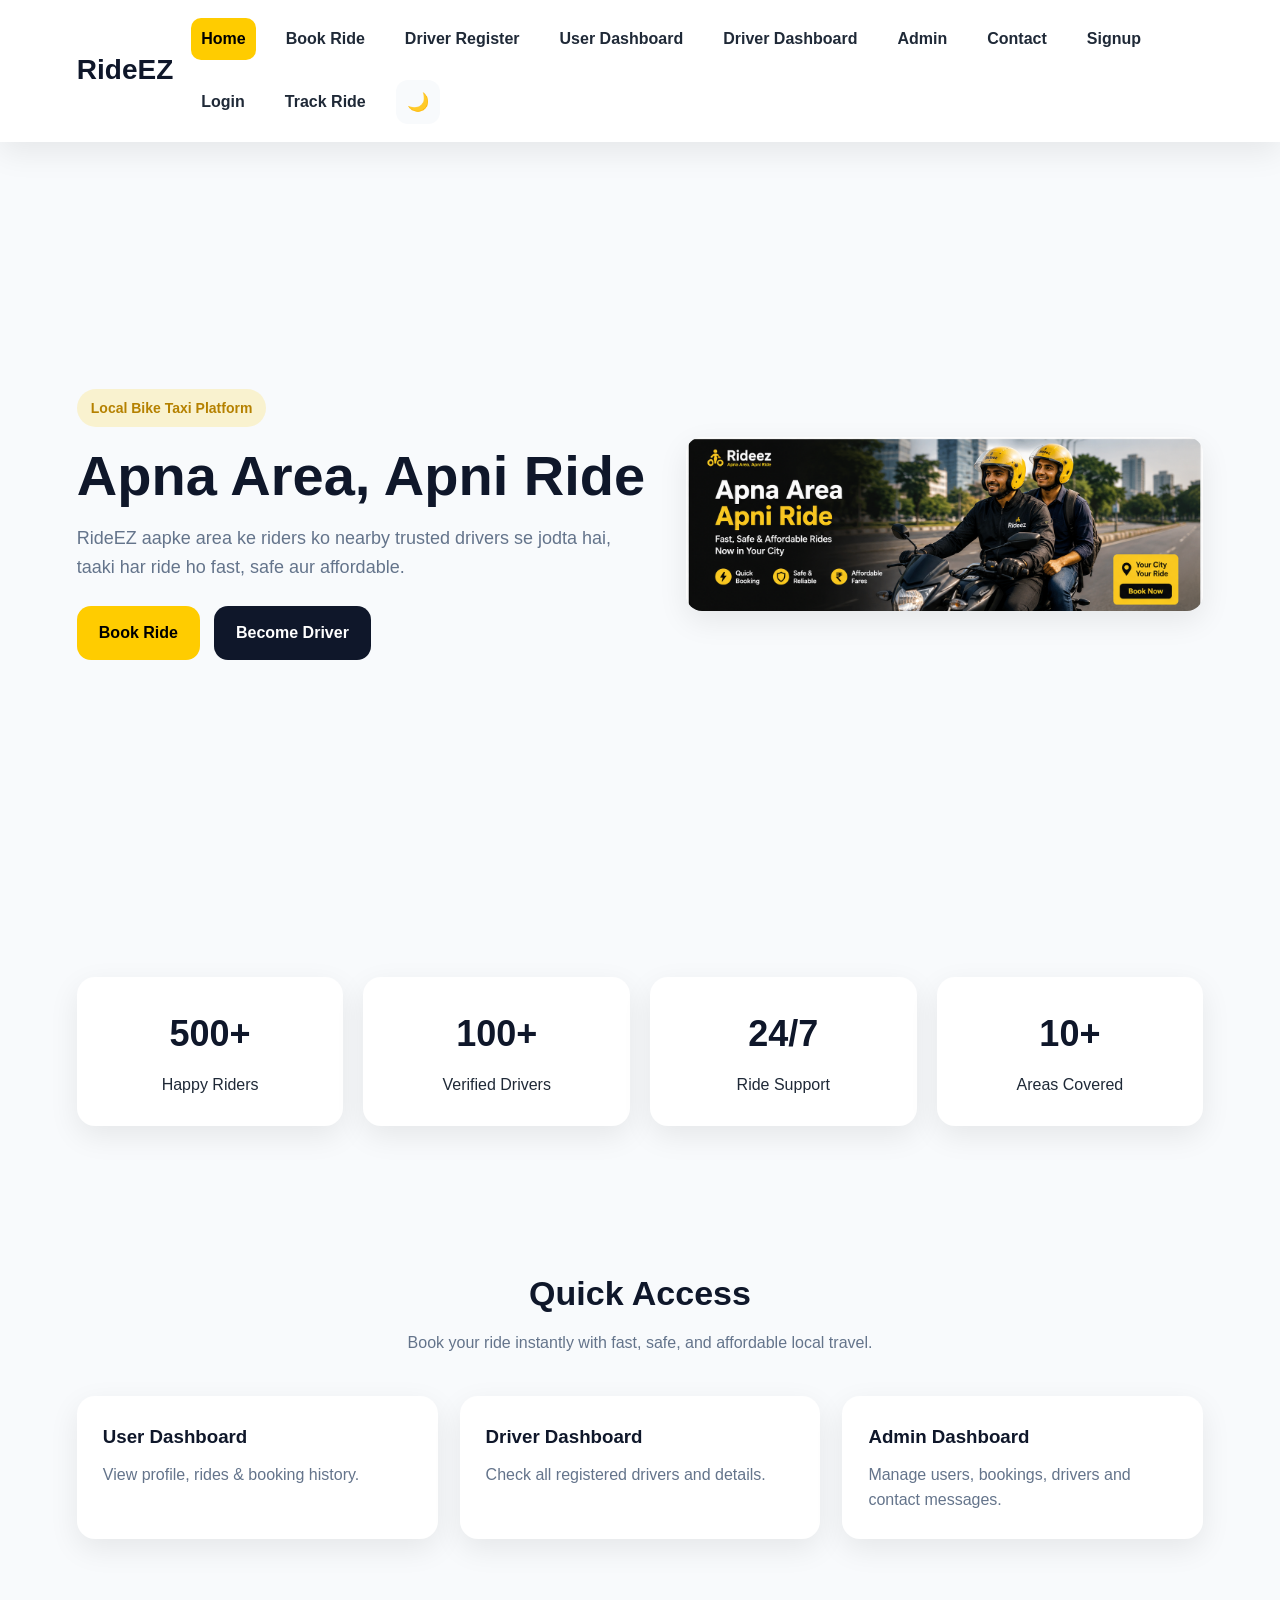
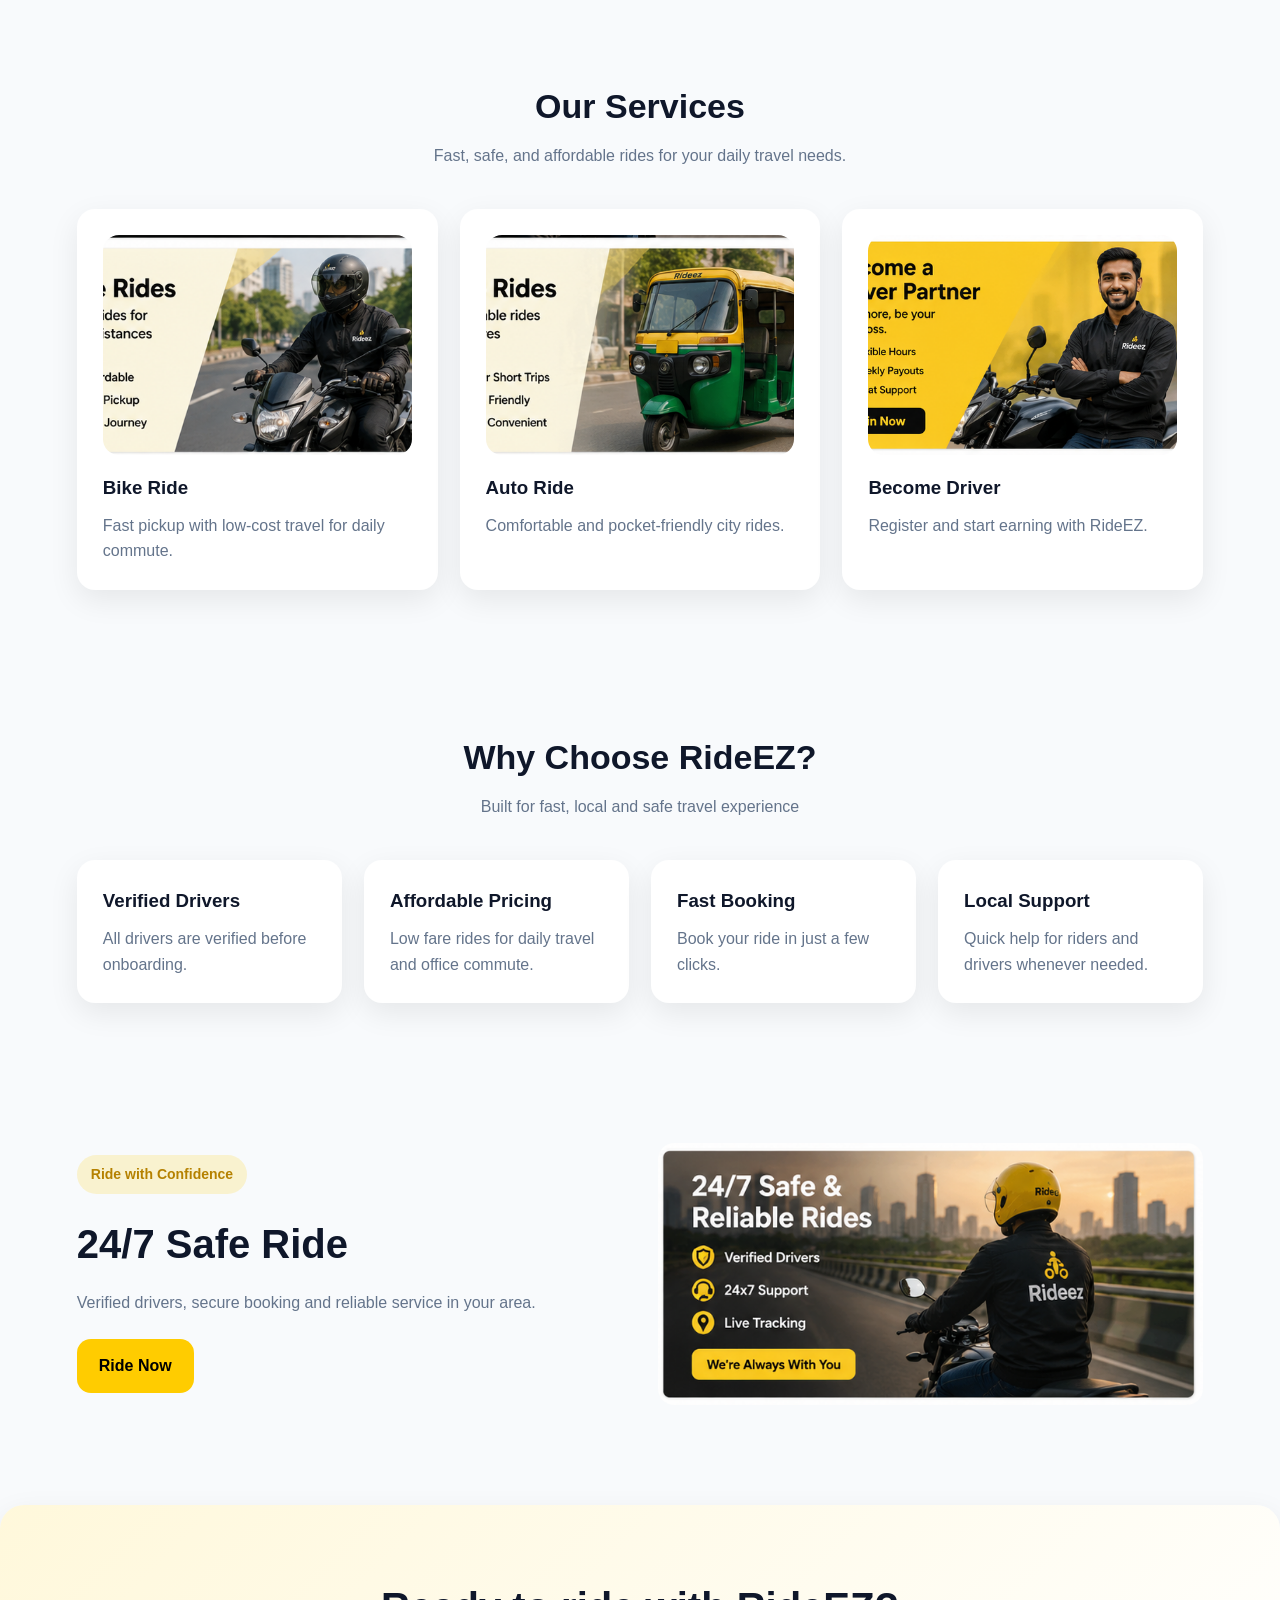
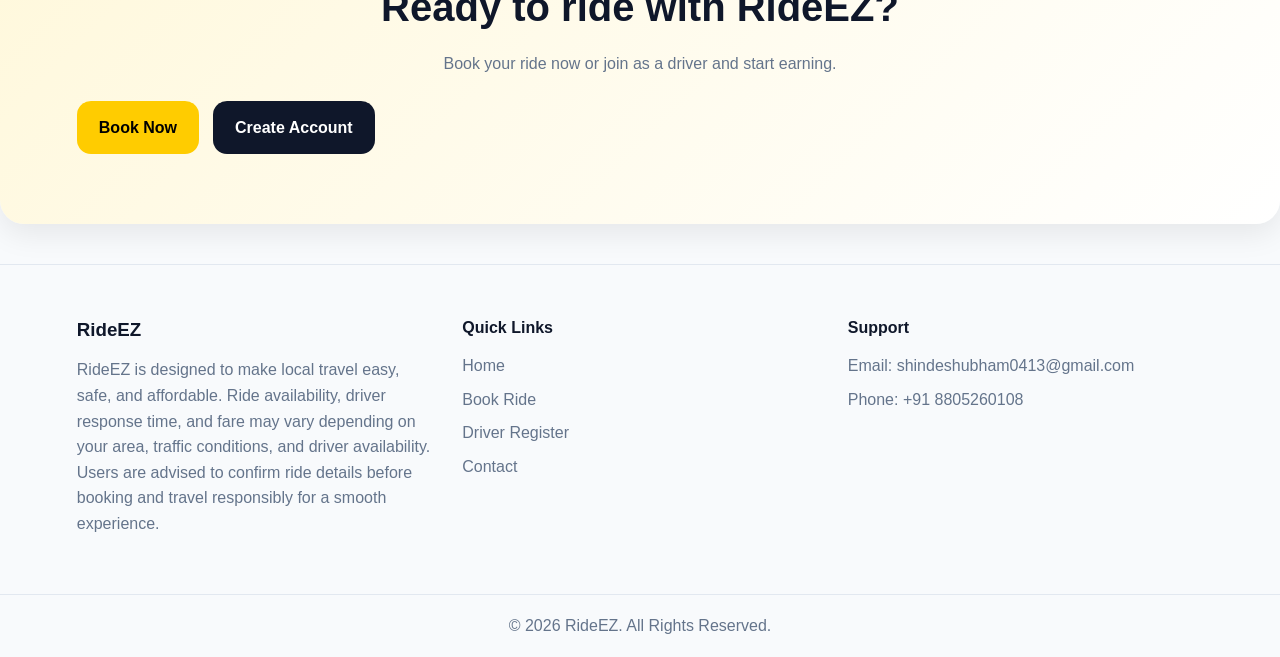
<file: index.html>
<!DOCTYPE html>
<html lang="en">

<head>
    <meta charset="UTF-8" />
    <meta name="viewport" content="width=device-width, initial-scale=1.0" />
    <title>RideEZ - Home</title>
    <link rel="stylesheet" href="style.css" />
</head>

<body>

    <header class="header">
        <div class="header-inner">
            <div class="logo">RideEZ</div>

            <nav class="nav" id="navMenu">
                <a href="index.html" class="active">Home</a>
                <a href="book-ride.html">Book Ride</a>
                <a href="driver-register.html">Driver Register</a>
                <a href="user-dashboard.html">User Dashboard</a>
                <a href="driver-dashboard.html">Driver Dashboard</a>
                <a href="admin.html">Admin</a>
                <a href="contact.html">Contact</a>
                <a href="signup.html">Signup</a>
                <a href="login.html">Login</a>
                <a href="track-ride.html">Track Ride</a>

                <div class="header-actions">
                    <button id="themeToggle" class="theme-btn">🌙</button>
                    <button id="menuToggle" class="menu-btn">☰</button>
                </div>
        </div>
    </header>

    <section class="hero">
        <div class="hero-text">
            <span class="badge">Local Bike Taxi Platform</span>
            <h1>Apna Area, Apni Ride</h1>
            <p>RideEZ aapke area ke riders ko nearby trusted drivers se jodta hai, taaki har ride ho fast, safe aur
                affordable.</p>
            <div class="hero-buttons">
                <a href="book-ride.html" class="btn">Book Ride</a>
                <a href="driver-register.html" class="btn secondary-btn">Become Driver</a>
            </div>
        </div>

        <div class="hero-image">
            <img src="hero_panel.png" alt="RideEZ Hero" />
        </div>
    </section>

    <section class="stats">
        <div class="stat-card">
            <h2>500+</h2>
            <p>Happy Riders</p>
        </div>
        <div class="stat-card">
            <h2>100+</h2>
            <p>Verified Drivers</p>
        </div>
        <div class="stat-card">
            <h2>24/7</h2>
            <p>Ride Support</p>
        </div>
        <div class="stat-card">
            <h2>10+</h2>
            <p>Areas Covered</p>
        </div>
    </section>

    <section class="dashboards">
        <div class="section-title">
            <h2>Quick Access</h2>
            <p>Book your ride instantly with fast, safe, and affordable local travel.</p>
        </div>

        <div class="dashboard-grid">
            <a href="user-dashboard.html" class="dashboard-card">
                <h3>User Dashboard</h3>
                <p>View profile, rides & booking history.</p>
            </a>

            <a href="driver-dashboard.html" class="dashboard-card">
                <h3>Driver Dashboard</h3>
                <p>Check all registered drivers and details.</p>
            </a>

            <a href="admin.html" class="dashboard-card">
                <h3>Admin Dashboard</h3>
                <p>Manage users, bookings, drivers and contact messages.</p>
            </a>
        </div>
    </section>

    <section class="services">
        <div class="section-title">
            <h2>Our Services</h2>
            <p>Fast, safe, and affordable rides for your daily travel needs.</p>
        </div>

        <div class="service-box">
            <div class="card">
                <img src="bike_panel.png" alt="Bike Ride">
                <h3>Bike Ride</h3>
                <p>Fast pickup with low-cost travel for daily commute.</p>
            </div>

            <div class="card">
                <img src="auto_panel.png" alt="Auto Ride">
                <h3>Auto Ride</h3>
                <p>Comfortable and pocket-friendly city rides.</p>
            </div>

            <div class="card">
                <img src="driver_panel.png" alt="Become Driver">
                <h3>Become Driver</h3>
                <p>Register and start earning with RideEZ.</p>
            </div>
        </div>
    </section>

    <section class="why-us">
        <div class="section-title">
            <h2>Why Choose RideEZ?</h2>
            <p>Built for fast, local and safe travel experience</p>
        </div>

        <div class="why-grid">
            <div class="why-card">
                <h3>Verified Drivers</h3>
                <p>All drivers are verified before onboarding.</p>
            </div>
            <div class="why-card">
                <h3>Affordable Pricing</h3>
                <p>Low fare rides for daily travel and office commute.</p>
            </div>
            <div class="why-card">
                <h3>Fast Booking</h3>
                <p>Book your ride in just a few clicks.</p>
            </div>
            <div class="why-card">
                <h3>Local Support</h3>
                <p>Quick help for riders and drivers whenever needed.</p>
            </div>
        </div>
    </section>

    <section class="safe">
        <div class="safe-text">
            <span class="badge">Ride with Confidence</span>
            <h2>24/7 Safe Ride</h2>
            <p>Verified drivers, secure booking and reliable service in your area.</p>
            <a href="book-ride.html" class="btn">Ride Now</a>
        </div>

        <div class="safe-image">
            <img src="safe_panel.png" alt="Safe Ride">
        </div>
    </section>

    <section class="cta">
        <h2>Ready to ride with RideEZ?</h2>
        <p>Book your ride now or join as a driver and start earning.</p>
        <div class="hero-buttons">
            <a href="book-ride.html" class="btn">Book Now</a>
            <a href="signup.html" class="btn secondary-btn">Create Account</a>
        </div>
    </section>

    <footer class="footer">
        <div class="footer-box">
            <h3>RideEZ</h3>
            <p>RideEZ is designed to make local travel easy, safe, and affordable. Ride availability, driver response
                time, and fare may vary depending on your area, traffic conditions, and driver availability. Users are
                advised to confirm ride details before booking and travel responsibly for a smooth experience.</p>
        </div>

        <div class="footer-box">
            <h4>Quick Links</h4>
            <a href="index.html">Home</a>
            <a href="book-ride.html">Book Ride</a>
            <a href="driver-register.html">Driver Register</a>
            <a href="contact.html">Contact</a>
        </div>

        <div class="footer-box">
            <h4>Support</h4>
            <p>Email: shindeshubham0413@gmail.com</p>
            <p>Phone: +91 8805260108</p>
        </div>
    </footer>

    <div class="copyright">
        <p>© 2026 RideEZ. All Rights Reserved.</p>
    </div>

    <script src="script.js"></script>
</body>

</html>
</file>
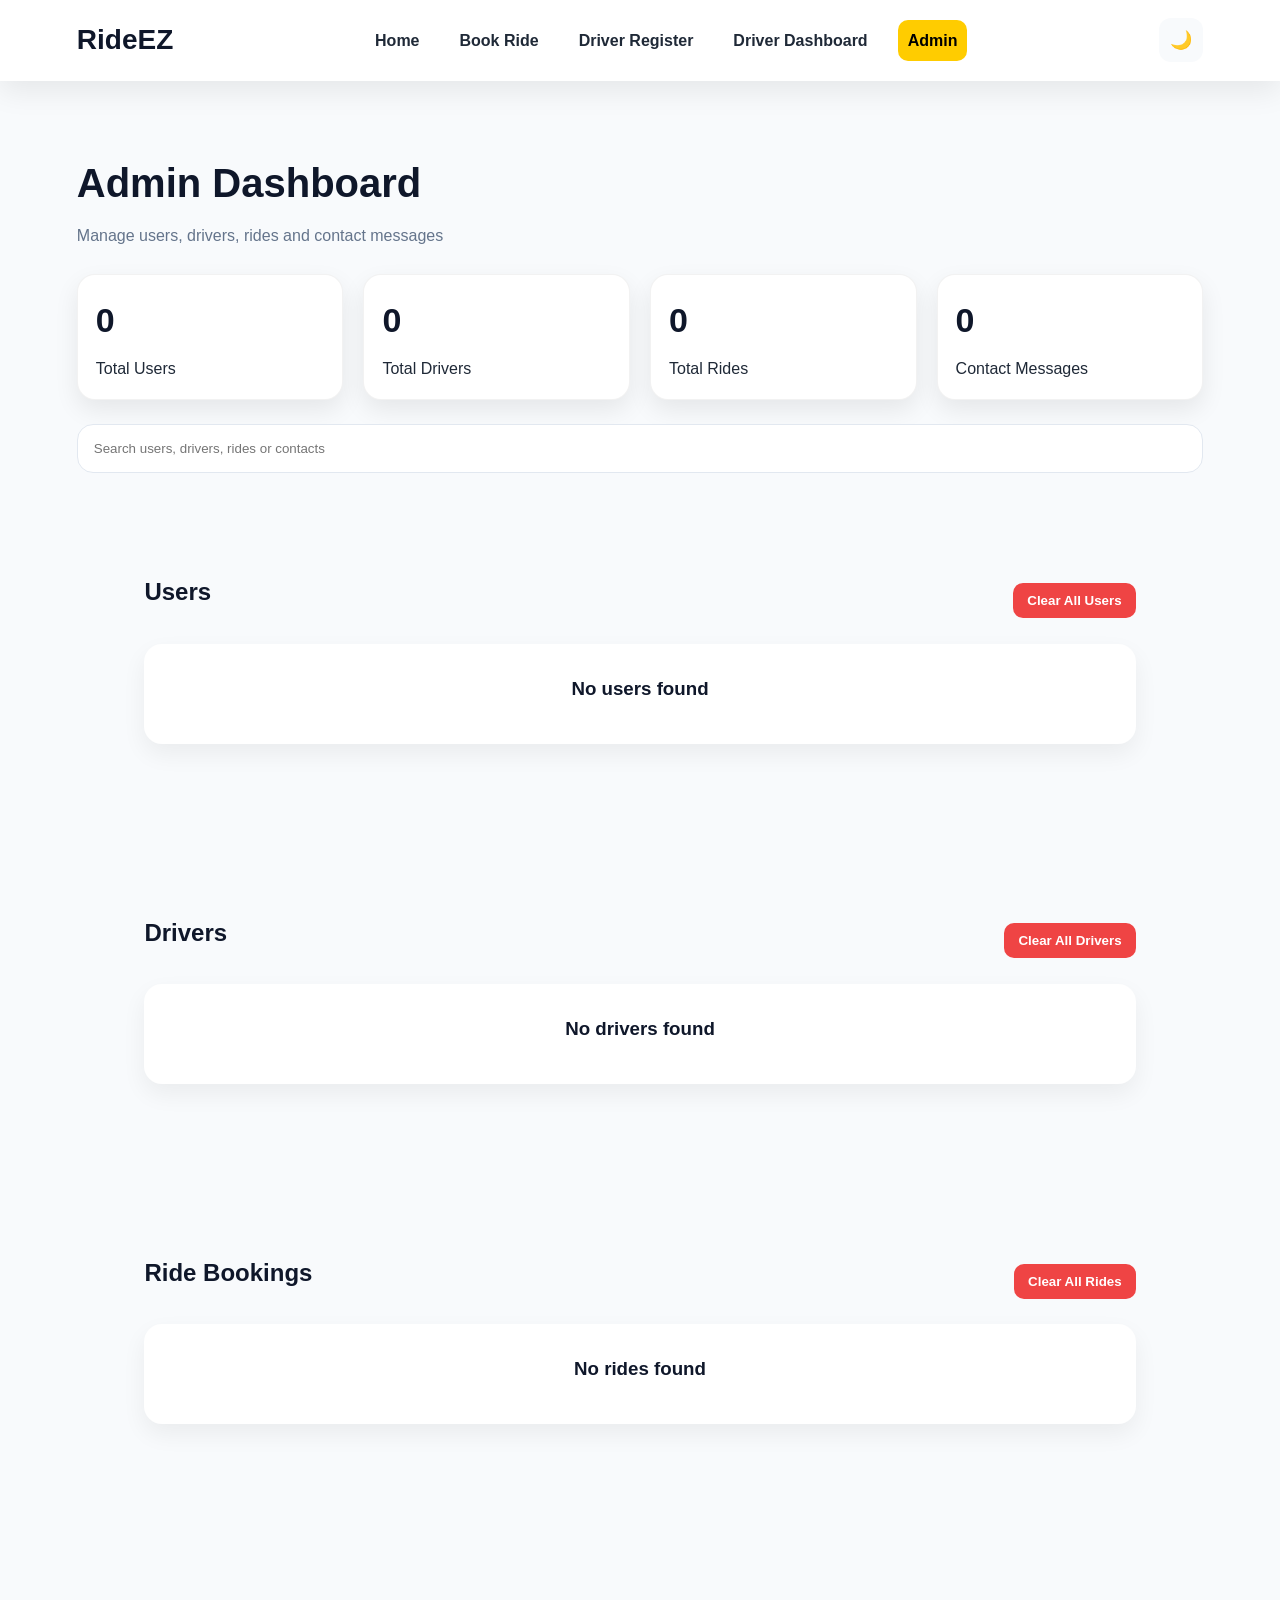
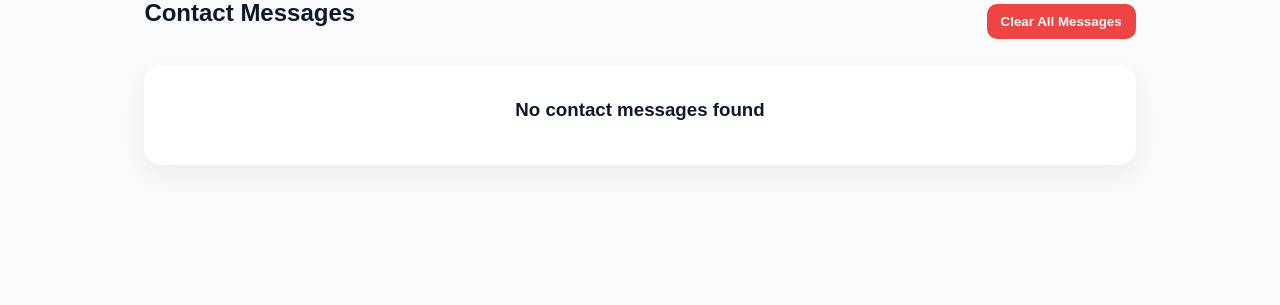
<file: admin.html>
<!DOCTYPE html>
<html lang="en">

<head>
    <meta charset="UTF-8">
    <meta name="viewport" content="width=device-width, initial-scale=1.0">
    <title>RideEZ - Admin Dashboard</title>
    <link rel="stylesheet" href="style.css">
</head>

<body>

    <header class="header">
        <div class="header-inner">
            <div class="logo">RideEZ</div>

            <nav class="nav" id="navMenu">
                <a href="index.html">Home</a>
                <a href="book-ride.html">Book Ride</a>
                <a href="driver-register.html">Driver Register</a>
                <a href="driver-dashboard.html">Driver Dashboard</a>
                <a href="admin.html" class="active">Admin</a>
            </nav>

            <div class="header-actions">
                <button class="theme-btn" onclick="toggleTheme()">🌙</button>
                <button class="menu-btn" onclick="toggleMenu()">☰</button>
            </div>
        </div>
    </header>

    <section class="admin-page">
        <div class="admin-top">
            <h1>Admin Dashboard</h1>
            <p>Manage users, drivers, rides and contact messages</p>
        </div>

        <div class="admin-stats">
            <div class="admin-stat-card">
                <h2 id="totalUsers">0</h2>
                <p>Total Users</p>
            </div>

            <div class="admin-stat-card">
                <h2 id="totalDrivers">0</h2>
                <p>Total Drivers</p>
            </div>

            <div class="admin-stat-card">
                <h2 id="totalRides">0</h2>
                <p>Total Rides</p>
            </div>

            <div class="admin-stat-card">
                <h2 id="totalContacts">0</h2>
                <p>Contact Messages</p>
            </div>
        </div>

        <div class="admin-search">
            <input type="text" id="adminSearch" placeholder="Search users, drivers, rides or contacts">
        </div>

        <!-- USERS -->
        <section class="admin-section">
            <div class="section-head">
                <h2>Users</h2>
                <button class="clear-btn" onclick="clearUsers()">Clear All Users</button>
            </div>
            <div id="usersList" class="admin-grid"></div>
        </section>

        <!-- DRIVERS -->
        <section class="admin-section">
            <div class="section-head">
                <h2>Drivers</h2>
                <button class="clear-btn" onclick="clearDrivers()">Clear All Drivers</button>
            </div>
            <div id="driversList" class="admin-grid"></div>
        </section>

        <!-- RIDES -->
        <section class="admin-section">
            <div class="section-head">
                <h2>Ride Bookings</h2>
                <button class="clear-btn" onclick="clearRides()">Clear All Rides</button>
            </div>
            <div id="ridesList" class="admin-grid"></div>
        </section>

        <!-- CONTACTS -->
        <section class="admin-section">
            <div class="section-head">
                <h2>Contact Messages</h2>
                <button class="clear-btn" onclick="clearContacts()">Clear All Messages</button>
            </div>
            <div id="contactsList" class="admin-grid"></div>
        </section>
    </section>

    <!-- EDIT DRIVER MODAL -->
    <div class="modal-overlay" id="editDriverModal">
        <div class="modal-box">
            <div class="modal-header">
                <h2>Edit Driver</h2>
                <button class="close-modal-btn" onclick="closeEditDriverModal()">✕</button>
            </div>

            <form id="editDriverForm">
                <input type="hidden" id="editDriverId">

                <div class="form-group">
                    <label>Name</label>
                    <input type="text" id="editDriverName" required>
                </div>

                <div class="form-group">
                    <label>Phone</label>
                    <input type="text" id="editDriverPhone" required>
                </div>

                <div class="form-group">
                    <label>Email</label>
                    <input type="email" id="editDriverEmail">
                </div>

                <div class="form-group">
                    <label>City</label>
                    <input type="text" id="editDriverCity" required>
                </div>

                <div class="form-group">
                    <label>Vehicle Number</label>
                    <input type="text" id="editVehicleNumber" required>
                </div>

                <div class="form-group">
                    <label>Vehicle Type</label>
                    <select id="editVehicleType" required>
                        <option value="Bike">Bike</option>
                        <option value="Auto">Auto</option>
                        <option value="Cab">Cab</option>
                    </select>
                </div>

                <div class="form-group">
                    <label>License Number</label>
                    <input type="text" id="editLicenseNumber" required>
                </div>

                <div class="form-group">
                    <label>Experience</label>
                    <select id="editExperience" required>
                        <option value="0-1 Year">0-1 Year</option>
                        <option value="1-3 Years">1-3 Years</option>
                        <option value="3-5 Years">3-5 Years</option>
                        <option value="5+ Years">5+ Years</option>
                    </select>
                </div>

                <button type="submit" class="submit-btn">Save Driver</button>
            </form>
        </div>
    </div>

    <!-- ASSIGN RIDE MODAL -->
    <div class="modal-overlay" id="assignRideModal">
        <div class="modal-box">
            <div class="modal-header">
                <h2>Assign Ride To Driver</h2>
                <button class="close-modal-btn" onclick="closeAssignRideModal()">✕</button>
            </div>

            <form id="assignRideForm">
                <input type="hidden" id="assignRideId">

                <div class="form-group">
                    <label>Select Driver</label>
                    <select id="assignDriverSelect" required>
                        <option value="">Choose Driver</option>
                    </select>
                </div>

                <button type="submit" class="submit-btn">Assign Ride</button>
            </form>
        </div>
    </div>

    <script src="script.js"></script>
</body>

</html>
</file>
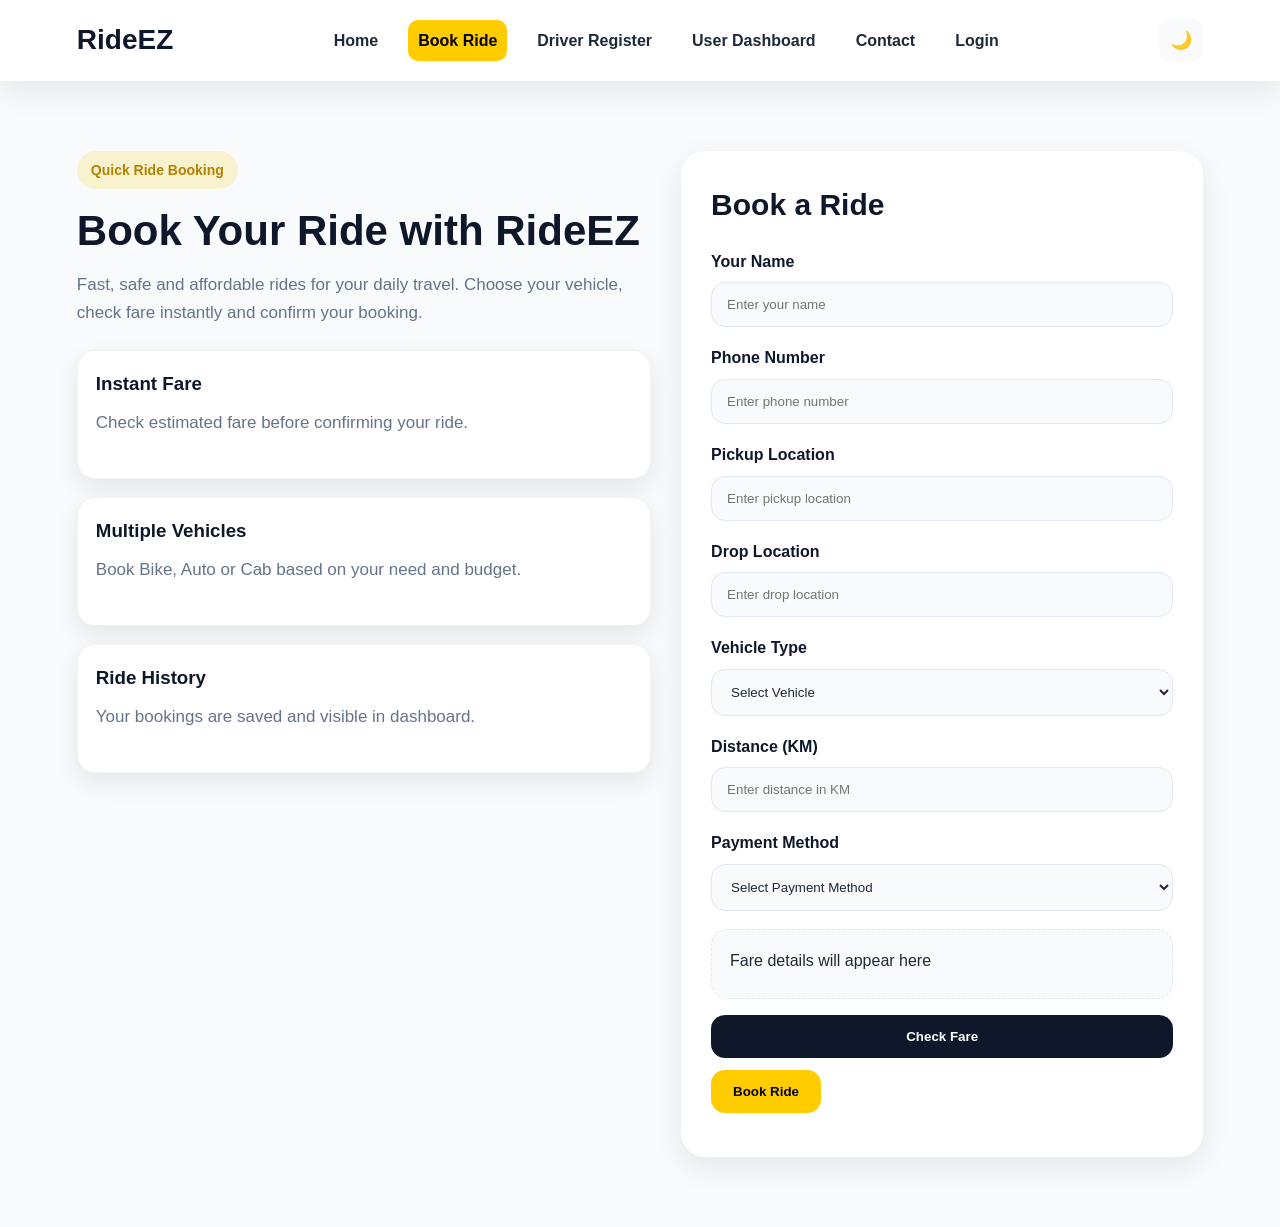
<file: book-ride.html>
<!DOCTYPE html>
<html lang="en">

<head>
    <meta charset="UTF-8">
    <meta name="viewport" content="width=device-width, initial-scale=1.0">
    <title>RideEZ - Book Ride</title>
    <link rel="stylesheet" href="style.css">
</head>

<body>

    <header class="header">
        <div class="header-inner">
            <div class="logo">RideEZ</div>

            <nav class="nav" id="navMenu">
                <a href="index.html">Home</a>
                <a href="book-ride.html" class="active">Book Ride</a>
                <a href="driver-register.html">Driver Register</a>
                <a href="user-dashboard.html">User Dashboard</a>
                <a href="contact.html">Contact</a>
                <a href="login.html">Login</a>
            </nav>

            <div class="header-actions">
                <button id="themeToggle" class="theme-btn">🌙</button>
                <button id="menuToggle" class="menu-btn">☰</button>
            </div>
        </div>
    </header>

    <section class="booking-page">
        <div class="booking-wrapper">

            <div class="booking-left">
                <span class="badge">Quick Ride Booking</span>
                <h1>Book Your Ride with RideEZ</h1>
                <p>
                    Fast, safe and affordable rides for your daily travel.
                    Choose your vehicle, check fare instantly and confirm your booking.
                </p>

                <div class="booking-features">
                    <div class="feature-card">
                        <h3>Instant Fare</h3>
                        <p>Check estimated fare before confirming your ride.</p>
                    </div>

                    <div class="feature-card">
                        <h3>Multiple Vehicles</h3>
                        <p>Book Bike, Auto or Cab based on your need and budget.</p>
                    </div>

                    <div class="feature-card">
                        <h3>Ride History</h3>
                        <p>Your bookings are saved and visible in dashboard.</p>
                    </div>
                </div>
            </div>

            <div class="booking-right">
                <div class="form-box">
                    <h2>Book a Ride</h2>

                    <form id="rideForm">
                        <div class="form-group">
                            <label for="rideName">Your Name</label>
                            <input type="text" id="rideName" placeholder="Enter your name" required>
                        </div>

                        <div class="form-group">
                            <label for="ridePhone">Phone Number</label>
                            <input type="tel" id="ridePhone" placeholder="Enter phone number" required>
                        </div>

                        <div class="form-group">
                            <label for="pickup">Pickup Location</label>
                            <input type="text" id="pickup" placeholder="Enter pickup location" required>
                        </div>

                        <div class="form-group">
                            <label for="drop">Drop Location</label>
                            <input type="text" id="drop" placeholder="Enter drop location" required>
                        </div>

                        <div class="form-group">
                            <label for="vehicle">Vehicle Type</label>
                            <select id="vehicle" required>
                                <option value="">Select Vehicle</option>
                                <option value="Bike">Bike</option>
                                <option value="Auto">Auto</option>
                                <option value="Cab">Cab</option>
                            </select>
                        </div>

                        <div class="form-group">
                            <label for="distance">Distance (KM)</label>
                            <input type="number" id="distance" placeholder="Enter distance in KM" required>
                        </div>

                        <div class="form-group">
                            <label for="paymentMethod">Payment Method</label>
                            <select id="paymentMethod" required>
                                <option value="">Select Payment Method</option>
                                <option value="Cash">Cash</option>
                                <option value="UPI">UPI</option>
                                <option value="Card">Card</option>
                            </select>
                        </div>

                        <div id="fareBox" class="fare-box">
                            <p>Fare details will appear here</p>
                        </div>

                        <button type="button" class="btn secondary-btn full-btn" onclick="calculateFare()">
                            Check Fare
                        </button>

                        <button type="submit" class="submit-btn">
                            Book Ride
                        </button>
                    </form>

                    <div id="rideMsg"></div>
                </div>
            </div>

        </div>
    </section>

    <script src="script.js"></script>
</body>

</html>
</file>
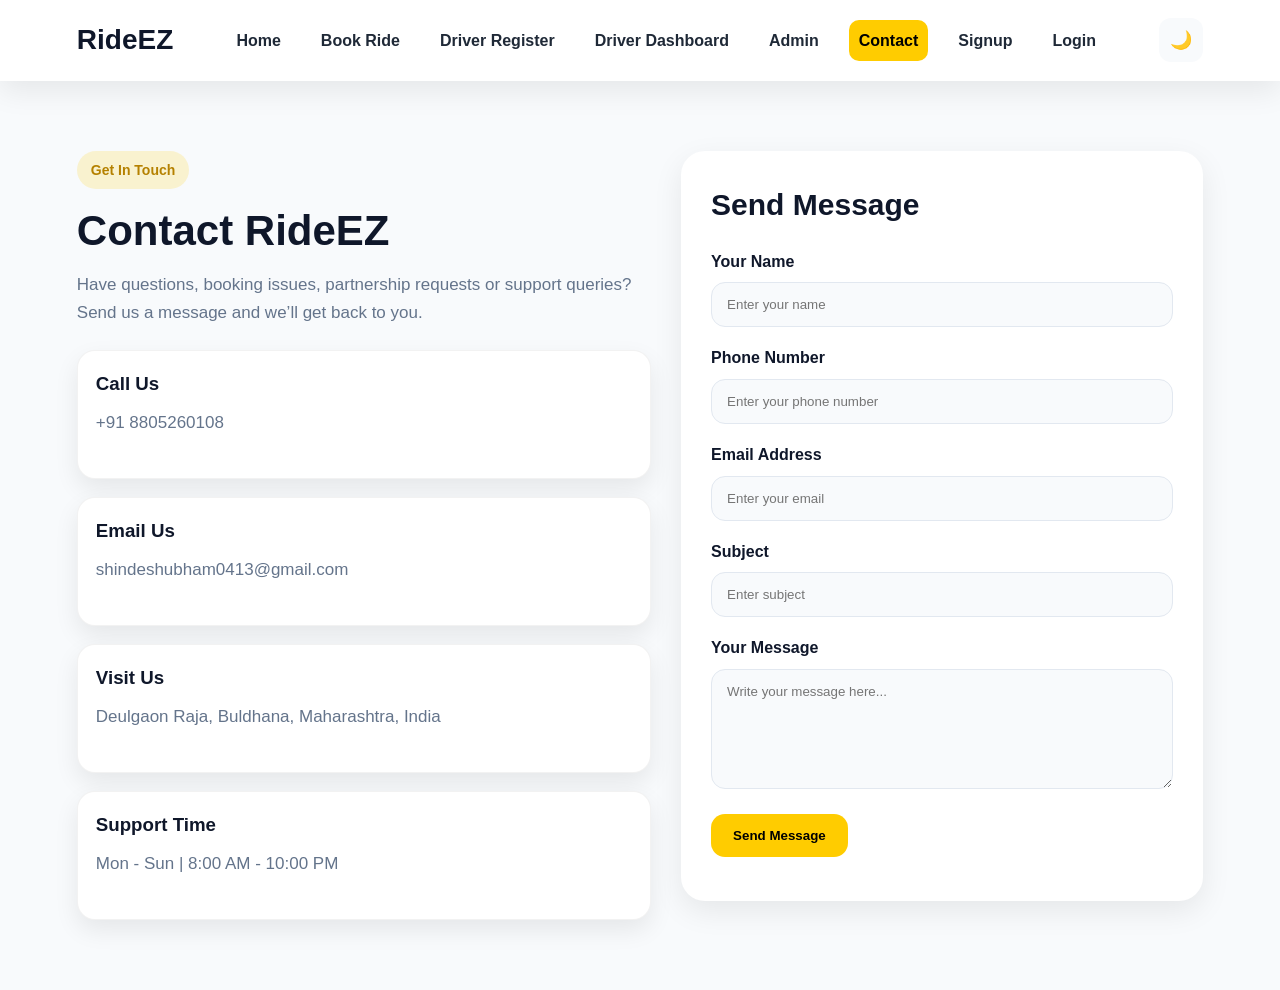
<file: contact.html>
<!DOCTYPE html>
<html lang="en">

<head>
    <meta charset="UTF-8">
    <meta name="viewport" content="width=device-width, initial-scale=1.0">
    <title>RideEZ - Contact Us</title>
    <link rel="stylesheet" href="style.css">
</head>

<body>

    <header class="header">
        <div class="header-inner">
            <div class="logo">RideEZ</div>

            <nav class="nav" id="navMenu">
                <a href="index.html">Home</a>
                <a href="book-ride.html">Book Ride</a>
                <a href="driver-register.html">Driver Register</a>
                <a href="driver-dashboard.html">Driver Dashboard</a>
                <a href="admin.html">Admin</a>
                <a href="contact.html" class="active">Contact</a>
                <a href="signup.html">Signup</a>
                <a href="login.html">Login</a>
            </nav>

            <div class="header-actions">
                <button id="themeToggle" class="theme-btn">🌙</button>
                <button id="menuToggle" class="menu-btn">☰</button>
            </div>
        </div>
    </header>

    <section class="contact-page">
        <div class="contact-wrapper">

            <div class="contact-left">
                <span class="badge">Get In Touch</span>
                <h1>Contact RideEZ</h1>
                <p>
                    Have questions, booking issues, partnership requests or support queries?
                    Send us a message and we’ll get back to you.
                </p>

                <div class="contact-info-cards">
                    <div class="contact-info-card">
                        <h3>Call Us</h3>
                        <p>+91 8805260108</p>
                    </div>

                    <div class="contact-info-card">
                        <h3>Email Us</h3>
                        <p>shindeshubham0413@gmail.com</p>
                    </div>

                    <div class="contact-info-card">
                        <h3>Visit Us</h3>
                        <p>Deulgaon Raja, Buldhana, Maharashtra, India</p>
                    </div>

                    <div class="contact-info-card">
                        <h3>Support Time</h3>
                        <p>Mon - Sun | 8:00 AM - 10:00 PM</p>
                    </div>
                </div>
            </div>

            <div class="contact-right">
                <div class="form-box">
                    <h2>Send Message</h2>

                    <form id="contactForm">
                        <div class="form-group">
                            <label for="contactName">Your Name</label>
                            <input type="text" id="contactName" placeholder="Enter your name" required>
                        </div>

                        <div class="form-group">
                            <label for="contactPhone">Phone Number</label>
                            <input type="tel" id="contactPhone" placeholder="Enter your phone number" required>
                        </div>

                        <div class="form-group">
                            <label for="contactEmail">Email Address</label>
                            <input type="email" id="contactEmail" placeholder="Enter your email" required>
                        </div>

                        <div class="form-group">
                            <label for="contactSubject">Subject</label>
                            <input type="text" id="contactSubject" placeholder="Enter subject" required>
                        </div>

                        <div class="form-group">
                            <label for="contactMessage">Your Message</label>
                            <textarea id="contactMessage" rows="6" placeholder="Write your message here..."
                                required></textarea>
                        </div>

                        <button type="submit" class="submit-btn">Send Message</button>
                    </form>

                    <div id="contactMsg"></div>
                </div>
            </div>

        </div>
    </section>

    <script src="script.js"></script>
</body>

</html>
</file>
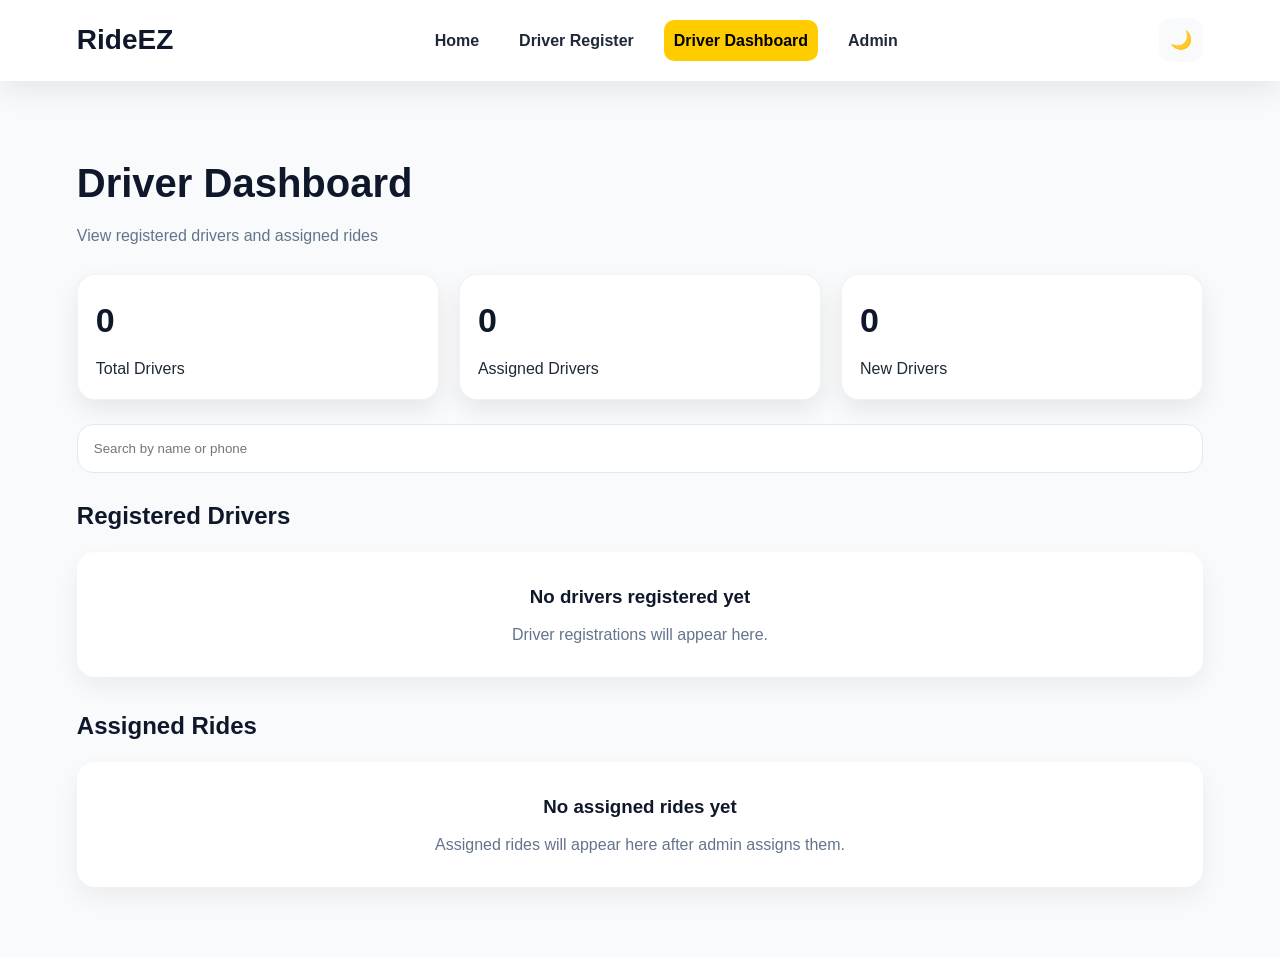
<file: driver-dashboard.html>
<!DOCTYPE html>
<html lang="en">

<head>
    <meta charset="UTF-8">
    <meta name="viewport" content="width=device-width, initial-scale=1.0">
    <title>RideEZ - Driver Dashboard</title>
    <link rel="stylesheet" href="style.css">
</head>

<body>

    <header class="header">
        <div class="header-inner">
            <div class="logo">RideEZ</div>

            <nav class="nav" id="navMenu">
                <a href="index.html">Home</a>
                <a href="driver-register.html">Driver Register</a>
                <a href="driver-dashboard.html" class="active">Driver Dashboard</a>
                <a href="admin.html">Admin</a>
            </nav>

            <div class="header-actions">
                <button class="theme-btn" onclick="toggleTheme()">🌙</button>
                <button class="menu-btn" onclick="toggleMenu()">☰</button>
            </div>
        </div>
    </header>

    <section class="dashboard-page">
        <div class="dashboard-top">
            <h1>Driver Dashboard</h1>
            <p>View registered drivers and assigned rides</p>
        </div>

        <div class="dashboard-stats">
            <div class="stat-box">
                <h2 id="totalDrivers">0</h2>
                <p>Total Drivers</p>
            </div>

            <div class="stat-box">
                <h2 id="activeDrivers">0</h2>
                <p>Assigned Drivers</p>
            </div>

            <div class="stat-box">
                <h2 id="todayDrivers">0</h2>
                <p>New Drivers</p>
            </div>
        </div>

        <div class="dashboard-search">
            <input type="text" id="searchDriver" placeholder="Search by name or phone">
        </div>

        <div class="driver-list-section">
            <h2>Registered Drivers</h2>
            <div id="driverList" class="driver-grid"></div>
        </div>

        <div class="driver-list-section" style="margin-top:30px;">
            <h2>Assigned Rides</h2>
            <div id="assignedRideList" class="driver-grid"></div>
        </div>
    </section>

    <script src="script.js"></script>
</body>

</html>
</file>
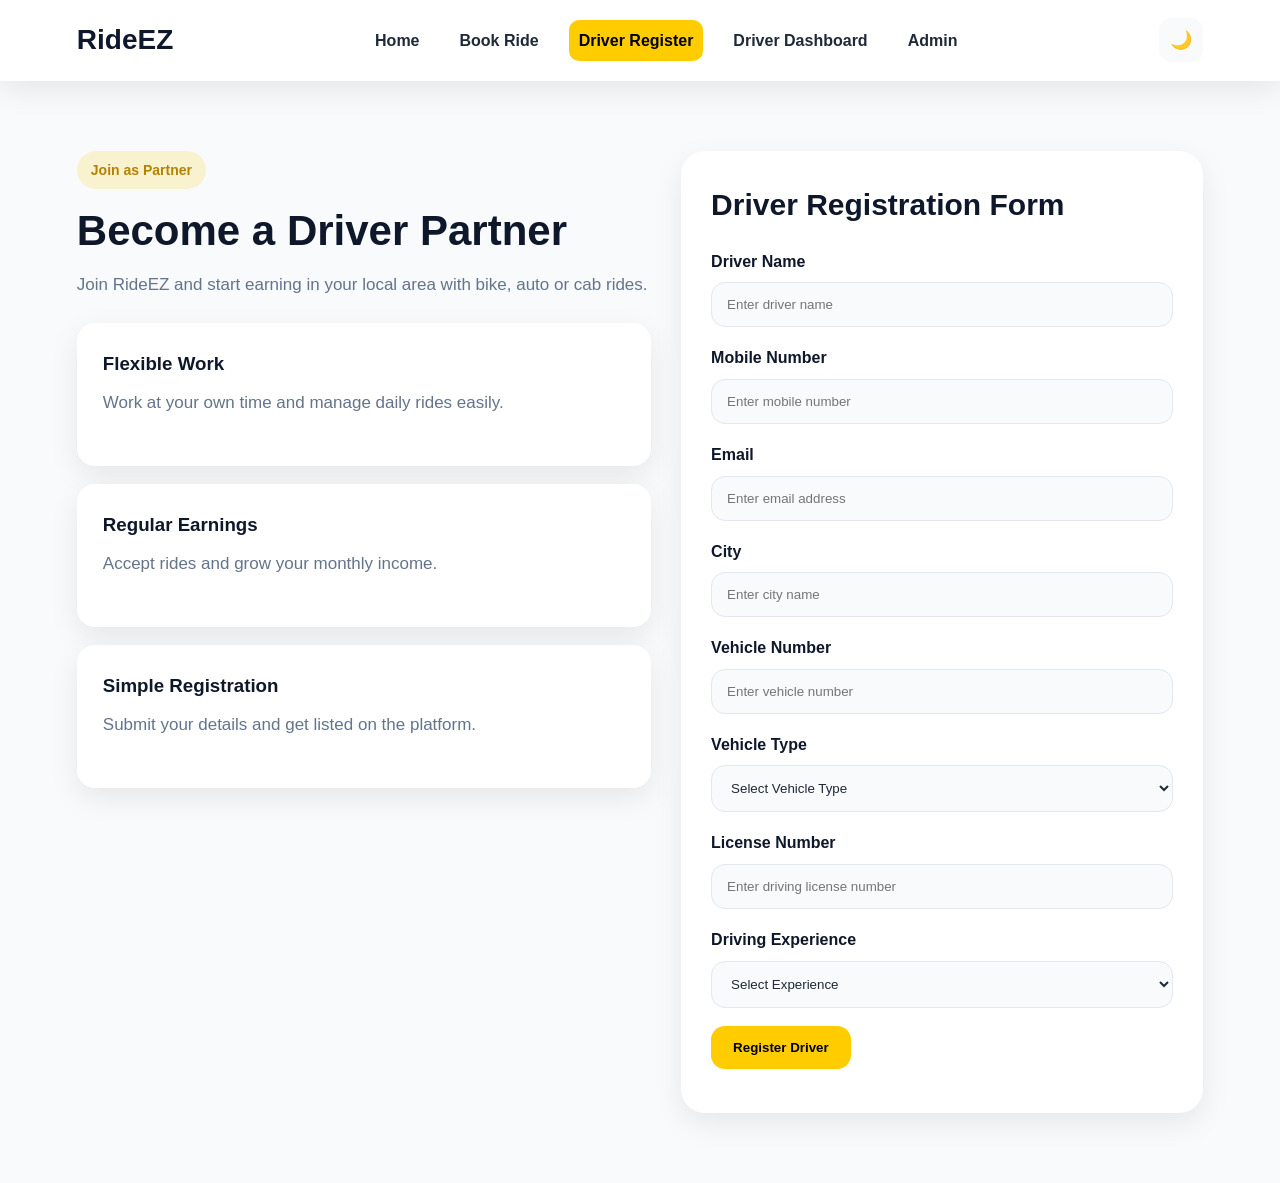
<file: driver-register.html>
<!DOCTYPE html>
<html lang="en">

<head>
    <meta charset="UTF-8">
    <meta name="viewport" content="width=device-width, initial-scale=1.0">
    <title>RideEZ - Driver Registration</title>
    <link rel="stylesheet" href="style.css">
</head>

<body>

    <header class="header">
        <div class="header-inner">
            <div class="logo">RideEZ</div>

            <nav class="nav" id="navMenu">
                <a href="index.html">Home</a>
                <a href="book-ride.html">Book Ride</a>
                <a href="driver-register.html" class="active">Driver Register</a>
                <a href="driver-dashboard.html">Driver Dashboard</a>
                <a href="admin.html">Admin</a>
            </nav>

            <div class="header-actions">
                <button id="themeToggle" class="theme-btn">🌙</button>
                <button id="menuToggle" class="menu-btn">☰</button>
            </div>
        </div>
    </header>

    <section class="driver-register-page">
        <div class="driver-register-wrapper">

            <div class="driver-register-left">
                <span class="badge">Join as Partner</span>
                <h1>Become a Driver Partner</h1>
                <p>Join RideEZ and start earning in your local area with bike, auto or cab rides.</p>

                <div class="driver-benefits">
                    <div class="benefit-card">
                        <h3>Flexible Work</h3>
                        <p>Work at your own time and manage daily rides easily.</p>
                    </div>

                    <div class="benefit-card">
                        <h3>Regular Earnings</h3>
                        <p>Accept rides and grow your monthly income.</p>
                    </div>

                    <div class="benefit-card">
                        <h3>Simple Registration</h3>
                        <p>Submit your details and get listed on the platform.</p>
                    </div>
                </div>
            </div>

            <div class="driver-register-right">
                <div class="form-box">
                    <h2>Driver Registration Form</h2>

                    <form id="driverForm">
                        <div class="form-group">
                            <label for="driverName">Driver Name</label>
                            <input type="text" id="driverName" placeholder="Enter driver name" required>
                        </div>

                        <div class="form-group">
                            <label for="driverPhone">Mobile Number</label>
                            <input type="tel" id="driverPhone" placeholder="Enter mobile number" required>
                        </div>

                        <div class="form-group">
                            <label for="driverEmail">Email</label>
                            <input type="email" id="driverEmail" placeholder="Enter email address">
                        </div>

                        <div class="form-group">
                            <label for="driverCity">City</label>
                            <input type="text" id="driverCity" placeholder="Enter city name" required>
                        </div>

                        <div class="form-group">
                            <label for="vehicleNumber">Vehicle Number</label>
                            <input type="text" id="vehicleNumber" placeholder="Enter vehicle number" required>
                        </div>

                        <div class="form-group">
                            <label for="vehicleType">Vehicle Type</label>
                            <select id="vehicleType" required>
                                <option value="">Select Vehicle Type</option>
                                <option value="Bike">Bike</option>
                                <option value="Auto">Auto</option>
                                <option value="Cab">Cab</option>
                            </select>
                        </div>

                        <div class="form-group">
                            <label for="licenseNumber">License Number</label>
                            <input type="text" id="licenseNumber" placeholder="Enter driving license number" required>
                        </div>

                        <div class="form-group">
                            <label for="experience">Driving Experience</label>
                            <select id="experience" required>
                                <option value="">Select Experience</option>
                                <option value="0-1 Year">0-1 Year</option>
                                <option value="1-3 Years">1-3 Years</option>
                                <option value="3-5 Years">3-5 Years</option>
                                <option value="5+ Years">5+ Years</option>
                            </select>
                        </div>

                        <button type="submit" class="submit-btn">Register Driver</button>
                    </form>

                    <div id="driverMsg"></div>
                </div>
            </div>

        </div>
    </section>

    <script src="script.js"></script>
</body>

</html>
</file>
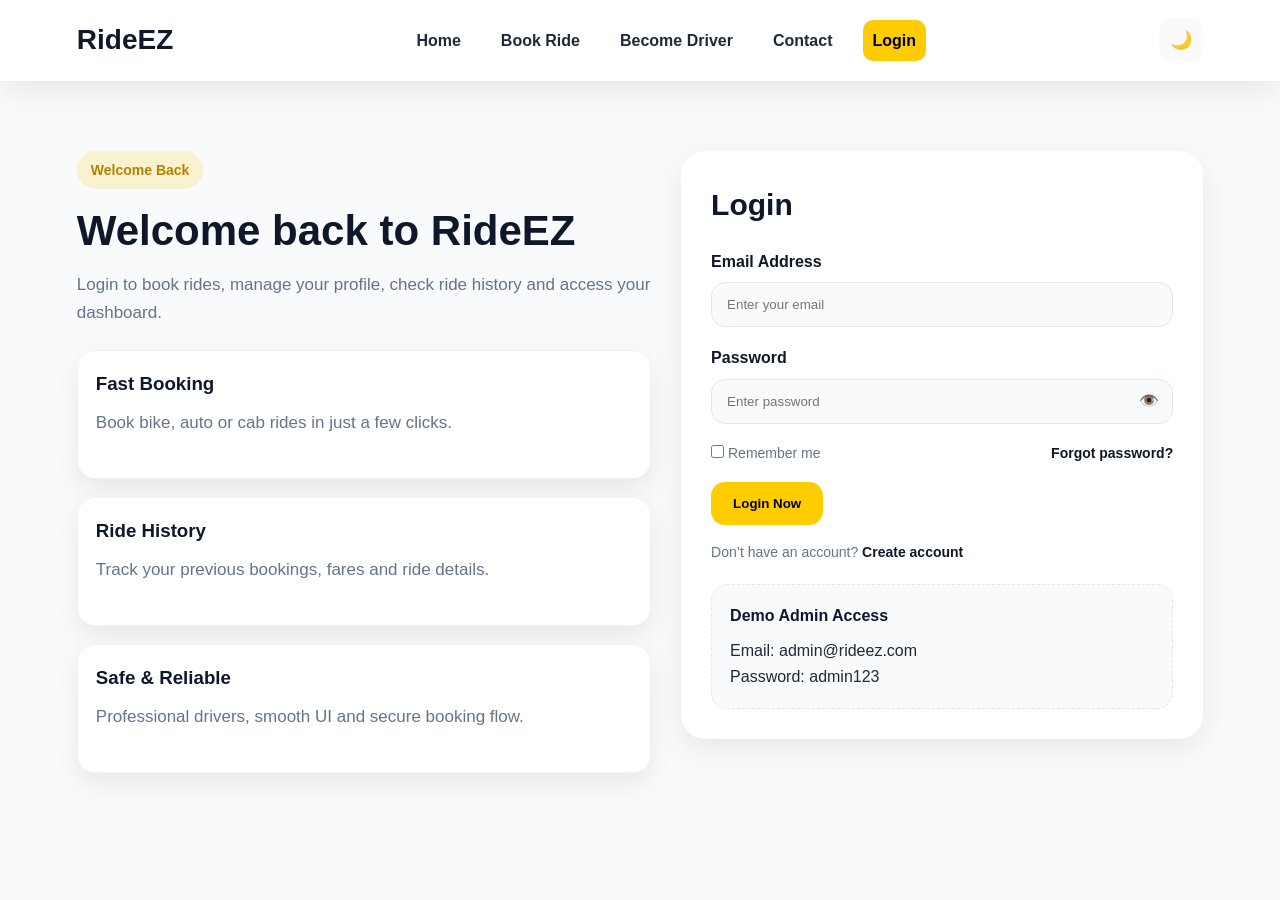
<file: login.html>
<!DOCTYPE html>
<html lang="en">

<head>
    <meta charset="UTF-8">
    <meta name="viewport" content="width=device-width, initial-scale=1.0">
    <title>RideEZ - Login</title>
    <link rel="stylesheet" href="style.css">
</head>

<body>

    <header class="header">
        <div class="header-inner">
            <div class="logo">RideEZ</div>

            <nav class="nav" id="navMenu">
                <a href="index.html">Home</a>
                <a href="book-ride.html">Book Ride</a>
                <a href="driver-register.html">Become Driver</a>
                <a href="contact.html">Contact</a>
                <a href="login.html" class="active">Login</a>
            </nav>

            <div class="header-actions">
                <button id="themeToggle" class="theme-btn">🌙</button>
                <button id="menuToggle" class="menu-btn">☰</button>
            </div>
        </div>
    </header>

    <section class="auth-page">
        <div class="auth-wrapper">

            <div class="auth-left">
                <span class="badge">Welcome Back</span>
                <h1>Welcome back to RideEZ</h1>
                <p>Login to book rides, manage your profile, check ride history and access your dashboard.</p>

                <div class="auth-features">
                    <div class="feature-card">
                        <h3>Fast Booking</h3>
                        <p>Book bike, auto or cab rides in just a few clicks.</p>
                    </div>

                    <div class="feature-card">
                        <h3>Ride History</h3>
                        <p>Track your previous bookings, fares and ride details.</p>
                    </div>

                    <div class="feature-card">
                        <h3>Safe & Reliable</h3>
                        <p>Professional drivers, smooth UI and secure booking flow.</p>
                    </div>
                </div>
            </div>

            <div class="auth-right">
                <div class="form-box">
                    <h2>Login</h2>

                    <form id="loginForm">
                        <div class="form-group">
                            <label for="email">Email Address</label>
                            <input type="email" id="email" placeholder="Enter your email" required>
                        </div>

                        <div class="form-group">
                            <label for="password">Password</label>
                            <div class="password-wrap">
                                <input type="password" id="password" placeholder="Enter password" required>
                                <span class="toggle-password" onclick="togglePassword('password', this)">👁️</span>
                            </div>
                        </div>

                        <div class="remember-row">
                            <label class="remember-label">
                                <input type="checkbox" id="rememberMe"> Remember me
                            </label>
                            <a href="#" class="forgot-link">Forgot password?</a>
                        </div>

                        <button type="submit" class="submit-btn">Login Now</button>
                    </form>

                    <p id="loginMsg"></p>

                    <div class="auth-footer-text">
                        Don’t have an account? <a href="signup.html">Create account</a>
                    </div>

                    <div class="demo-admin-box">
                        <h4>Demo Admin Access</h4>
                        <p>Email: admin@rideez.com</p>
                        <p>Password: admin123</p>
                    </div>
                </div>
            </div>

        </div>
    </section>

    <script src="script.js"></script>
</body>

</html>
</file>
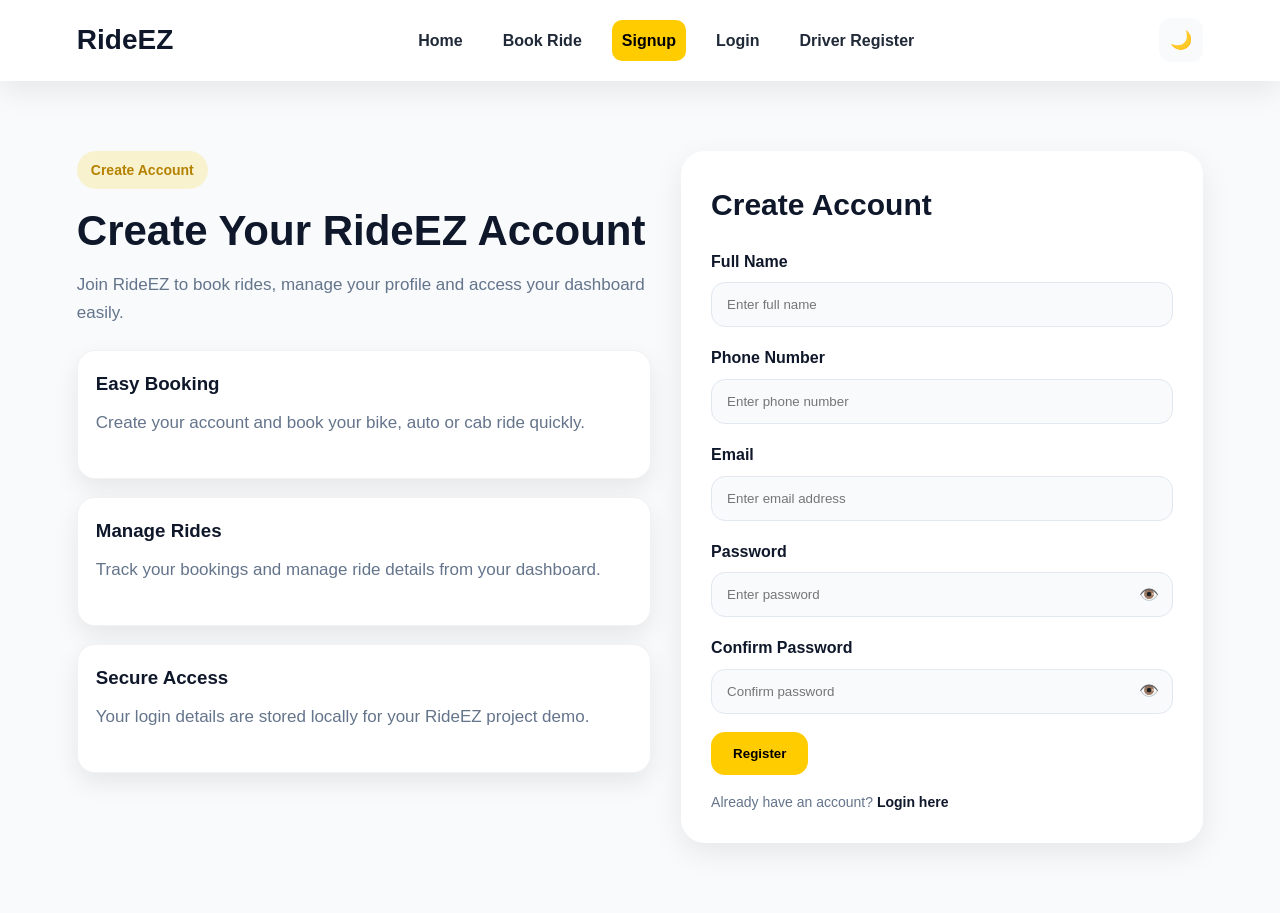
<file: signup.html>
<!DOCTYPE html>
<html lang="en">

<head>
    <meta charset="UTF-8">
    <meta name="viewport" content="width=device-width, initial-scale=1.0">
    <title>RideEZ - Sign Up</title>
    <link rel="stylesheet" href="style.css">
</head>

<body>

    <header class="header">
        <div class="header-inner">
            <div class="logo">RideEZ</div>

            <nav class="nav" id="navMenu">
                <a href="index.html">Home</a>
                <a href="book-ride.html">Book Ride</a>
                <a href="signup.html" class="active">Signup</a>
                <a href="login.html">Login</a>
                <a href="driver-register.html">Driver Register</a>
            </nav>

            <div class="header-actions">
                <button id="themeToggle" class="theme-btn">🌙</button>
                <button id="menuToggle" class="menu-btn">☰</button>
            </div>
        </div>
    </header>

    <section class="auth-page">
        <div class="auth-wrapper">

            <div class="auth-left">
                <span class="badge">Create Account</span>
                <h1>Create Your RideEZ Account</h1>
                <p>Join RideEZ to book rides, manage your profile and access your dashboard easily.</p>

                <div class="auth-features">
                    <div class="feature-card">
                        <h3>Easy Booking</h3>
                        <p>Create your account and book your bike, auto or cab ride quickly.</p>
                    </div>

                    <div class="feature-card">
                        <h3>Manage Rides</h3>
                        <p>Track your bookings and manage ride details from your dashboard.</p>
                    </div>

                    <div class="feature-card">
                        <h3>Secure Access</h3>
                        <p>Your login details are stored locally for your RideEZ project demo.</p>
                    </div>
                </div>
            </div>

            <div class="auth-right">
                <div class="form-box">
                    <h2>Create Account</h2>

                    <form id="signupForm">
                        <div class="form-group">
                            <label for="signupName">Full Name</label>
                            <input type="text" id="signupName" placeholder="Enter full name" required>
                        </div>

                        <div class="form-group">
                            <label for="signupPhone">Phone Number</label>
                            <input type="tel" id="signupPhone" placeholder="Enter phone number" required>
                        </div>

                        <div class="form-group">
                            <label for="signupEmail">Email</label>
                            <input type="email" id="signupEmail" placeholder="Enter email address" required>
                        </div>

                        <div class="form-group">
                            <label for="signupPassword">Password</label>
                            <div class="password-wrap">
                                <input type="password" id="signupPassword" placeholder="Enter password" required>
                                <span id="toggleSignupPassword" class="toggle-password">👁️</span>
                            </div>
                        </div>

                        <div class="form-group">
                            <label for="signupConfirmPassword">Confirm Password</label>
                            <div class="password-wrap">
                                <input type="password" id="signupConfirmPassword" placeholder="Confirm password"
                                    required>
                                <span id="toggleConfirmPassword" class="toggle-password">👁️</span>
                            </div>
                        </div>

                        <button type="submit" class="submit-btn">Register</button>
                    </form>

                    <p id="signupMsg"></p>

                    <div class="auth-footer-text">
                        <p>Already have an account? <a href="login.html">Login here</a></p>
                    </div>
                </div>
            </div>

        </div>
    </section>

    <script src="script.js"></script>
</body>

</html>
</file>
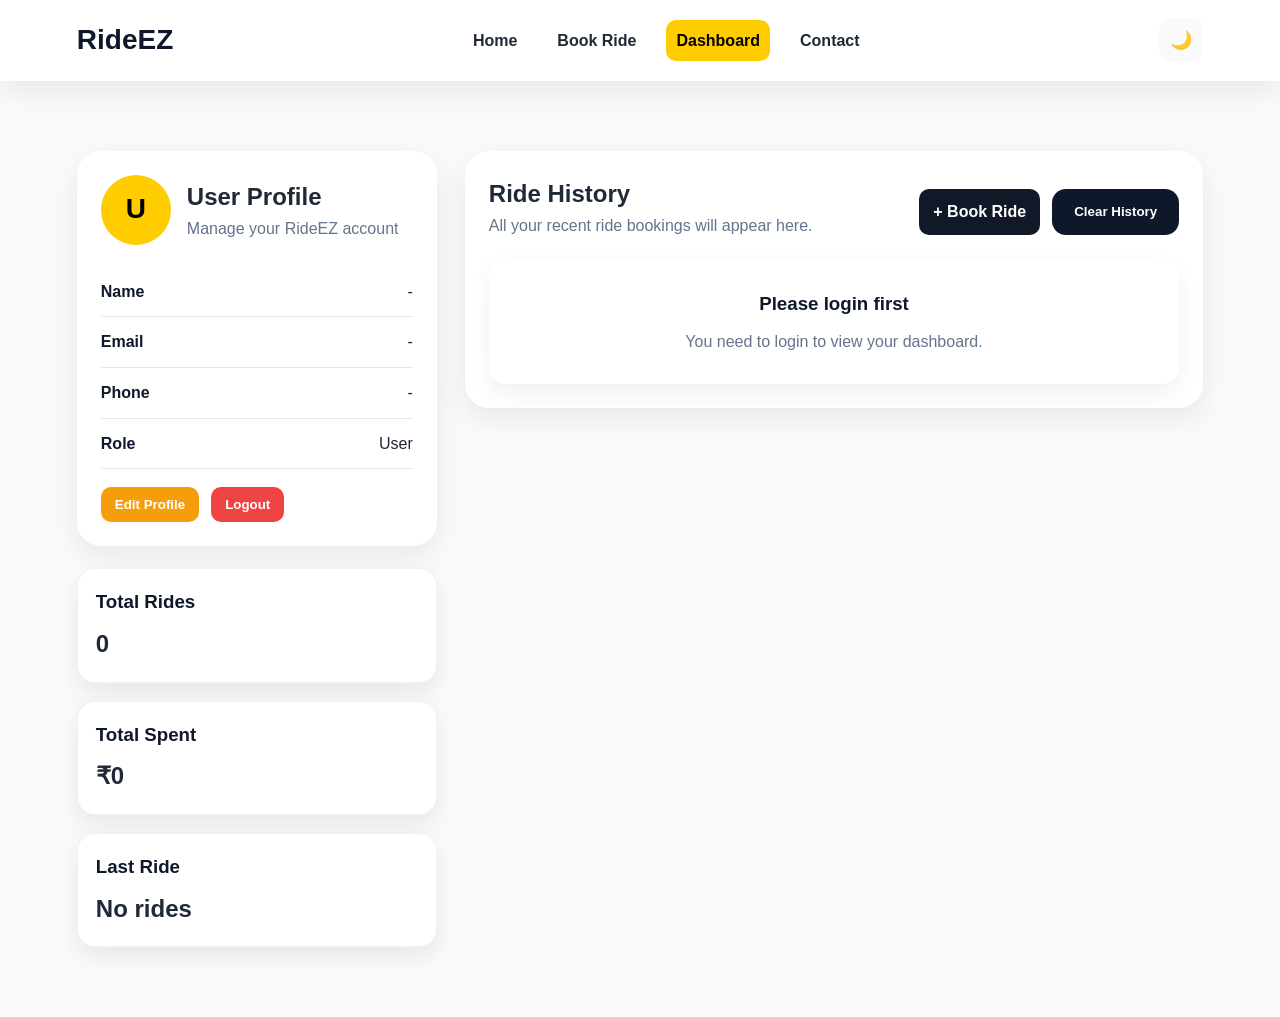
<file: user-dashboard.html>
<!DOCTYPE html>
<html lang="en">

<head>
    <meta charset="UTF-8">
    <meta name="viewport" content="width=device-width, initial-scale=1.0">
    <title>RideEZ - User Dashboard</title>
    <link rel="stylesheet" href="style.css">
</head>

<body>

    <header class="header">
        <div class="header-inner">
            <div class="logo">RideEZ</div>

            <nav class="nav" id="navMenu">
                <a href="index.html">Home</a>
                <a href="book-ride.html">Book Ride</a>
                <a href="user-dashboard.html" class="active">Dashboard</a>
                <a href="contact.html">Contact</a>
            </nav>

            <div class="header-actions">
                <button id="themeToggle" class="theme-btn">🌙</button>
                <button id="menuToggle" class="menu-btn">☰</button>
            </div>
        </div>
    </header>

    <section class="user-dashboard-page">
        <div class="user-dashboard-wrapper">

            <div class="profile-panel">
                <div class="profile-card">
                    <div class="profile-top">
                        <div class="avatar-box" id="userAvatar">U</div>
                        <div>
                            <h2 id="userNameHeading">User Profile</h2>
                            <p class="profile-subtext">Manage your RideEZ account</p>
                        </div>
                    </div>

                    <div class="profile-row">
                        <span class="label">Name</span>
                        <span id="userName">-</span>
                    </div>

                    <div class="profile-row">
                        <span class="label">Email</span>
                        <span id="userEmail">-</span>
                    </div>

                    <div class="profile-row">
                        <span class="label">Phone</span>
                        <span id="userPhone">-</span>
                    </div>

                    <div class="profile-row">
                        <span class="label">Role</span>
                        <span id="userRole">User</span>
                    </div>

                    <div class="profile-actions">
                        <button class="edit-btn" onclick="openEditProfileModal()">Edit Profile</button>
                        <button class="logout-btn" onclick="logout()">Logout</button>
                    </div>
                </div>

                <div class="stats-grid">
                    <div class="stats-card">
                        <h3>Total Rides</h3>
                        <p id="totalRides">0</p>
                    </div>

                    <div class="stats-card">
                        <h3>Total Spent</h3>
                        <p id="totalSpent">₹0</p>
                    </div>

                    <div class="stats-card">
                        <h3>Last Ride</h3>
                        <p id="lastRide">No rides</p>
                    </div>
                </div>
            </div>

            <div class="ride-history-panel">
                <div class="history-header">
                    <div>
                        <h2>Ride History</h2>
                        <p class="history-subtext">All your recent ride bookings will appear here.</p>
                    </div>

                    <div class="history-actions">
                        <a href="book-ride.html" class="mini-book-btn">+ Book Ride</a>
                        <button class="clear-history-btn" onclick="clearRideHistory()">Clear History</button>
                    </div>
                </div>

                <div id="rideList" class="ride-list">
                    <div class="empty-message">
                        <h3>No rides booked yet</h3>
                        <p>Your ride bookings will appear here once you make a booking.</p>
                    </div>
                </div>
            </div>

        </div>
    </section>

    <div class="modal-overlay" id="editProfileModal">
        <div class="modal-box">
            <div class="modal-header">
                <h2>Edit Profile</h2>
                <button class="close-modal-btn" onclick="closeEditProfileModal()">✕</button>
            </div>

            <form id="editProfileForm">
                <div class="form-group">
                    <label for="editUserName">Full Name</label>
                    <input type="text" id="editUserName" required>
                </div>

                <div class="form-group">
                    <label for="editUserEmail">Email</label>
                    <input type="email" id="editUserEmail" required>
                </div>

                <div class="form-group">
                    <label for="editUserPhone">Phone</label>
                    <input type="tel" id="editUserPhone" required>
                </div>

                <button type="submit" class="submit-btn">Save Changes</button>
            </form>

            <div id="editProfileMsg"></div>
        </div>
    </div>

    <script src="script.js"></script>
</body>

</html>
</file>
<file: style.css>
* {
    margin: 0;
    padding: 0;
    box-sizing: border-box;
}

:root {
    --primary: #ffcc00;
    --primary-dark: #f2b700;
    --secondary: #0f172a;
    --secondary-soft: #1e293b;
    --light: #ffffff;
    --dark: #111827;
    --gray: #f8fafc;
    --gray-2: #e2e8f0;
    --text: #1f2937;
    --muted: #64748b;
    --success: #16a34a;
    --danger: #dc2626;
    --shadow: 0 10px 30px rgba(0, 0, 0, 0.08);
    --radius: 18px;
    --radius-sm: 12px;
    --transition: all 0.3s ease;
}

body.dark-theme {
    --light: #0f172a;
    --gray: #111827;
    --gray-2: #334155;
    --text: #f8fafc;
    --muted: #cbd5e1;
    --secondary: #f8fafc;
    --secondary-soft: #e2e8f0;
    background: #0b1220;
}

body {
    font-family: Arial, Helvetica, sans-serif;
    background: var(--gray);
    color: var(--text);
    line-height: 1.6;
}

img {
    width: 100%;
    display: block;
    border-radius: 16px;
}

a {
    text-decoration: none;
    color: inherit;
}

button,
input,
select,
textarea {
    font-family: inherit;
}

section {
    padding: 70px 6%;
}

/* HEADER */
.header {
    background: var(--light);
    box-shadow: var(--shadow);
    position: sticky;
    top: 0;
    z-index: 1000;
}

.header-inner {
    max-width: 1300px;
    margin: auto;
    padding: 18px 6%;
    display: flex;
    align-items: center;
    justify-content: space-between;
    gap: 18px;
}

.logo {
    font-size: 28px;
    font-weight: 800;
    color: var(--secondary);
}

.nav {
    display: flex;
    align-items: center;
    gap: 20px;
    flex-wrap: wrap;
}

.nav a {
    color: var(--text);
    font-weight: 600;
    padding: 8px 10px;
    border-radius: 10px;
    transition: var(--transition);
}

.nav a:hover,
.nav a.active {
    background: var(--primary);
    color: #000;
}

.header-actions {
    display: flex;
    align-items: center;
    gap: 12px;
}

.theme-btn,
.menu-btn {
    border: none;
    background: var(--gray);
    width: 44px;
    height: 44px;
    border-radius: 12px;
    cursor: pointer;
    font-size: 18px;
    transition: var(--transition);
}

.theme-btn:hover,
.menu-btn:hover {
    transform: translateY(-2px);
    background: var(--primary);
}

.menu-btn {
    display: none;
}

/* COMMON */
.section-title {
    text-align: center;
    margin-bottom: 40px;
}

.section-title h2 {
    font-size: 34px;
    color: var(--secondary);
    margin-bottom: 10px;
}

.section-title p {
    color: var(--muted);
    max-width: 700px;
    margin: auto;
}

.badge {
    display: inline-block;
    padding: 8px 14px;
    background: rgba(255, 204, 0, 0.18);
    color: #b58100;
    border-radius: 999px;
    font-weight: 700;
    margin-bottom: 18px;
    font-size: 14px;
}

.btn,
.submit-btn,
.secondary-btn,
.edit-btn,
.logout-btn,
.clear-btn,
.mini-book-btn,
.clear-history-btn {
    display: inline-flex;
    align-items: center;
    justify-content: center;
    gap: 8px;
    padding: 14px 22px;
    border: none;
    border-radius: 14px;
    cursor: pointer;
    font-weight: 700;
    transition: var(--transition);
}

.btn,
.submit-btn,
.mini-book-btn {
    background: var(--primary);
    color: #000;
}

.btn:hover,
.submit-btn:hover,
.mini-book-btn:hover {
    transform: translateY(-2px);
    background: var(--primary-dark);
}

.secondary-btn,
.edit-btn,
.clear-history-btn {
    background: var(--secondary);
    color: var(--light);
}

.secondary-btn:hover,
.edit-btn:hover,
.clear-history-btn:hover {
    transform: translateY(-2px);
    opacity: 0.95;
}

.logout-btn,
.clear-btn {
    background: #ef4444;
    color: #fff;
}

.logout-btn:hover,
.clear-btn:hover {
    transform: translateY(-2px);
    background: #dc2626;
}

.full-btn {
    width: 100%;
    margin-bottom: 12px;
}

/* HERO */
.hero {
    max-width: 1300px;
    margin: auto;
    min-height: 85vh;
    display: grid;
    grid-template-columns: 1.1fr 1fr;
    align-items: center;
    gap: 40px;
}

.hero-text h1 {
    font-size: 56px;
    line-height: 1.1;
    color: var(--secondary);
    margin-bottom: 18px;
}

.hero-text p {
    font-size: 18px;
    color: var(--muted);
    margin-bottom: 24px;
    max-width: 600px;
}

.hero-buttons {
    display: flex;
    flex-wrap: wrap;
    gap: 14px;
}

.hero-image img {
    box-shadow: var(--shadow);
}

/* STATS */
.stats {
    max-width: 1300px;
    margin: auto;
    display: grid;
    grid-template-columns: repeat(4, 1fr);
    gap: 20px;
}

.stat-card {
    background: var(--light);
    border-radius: var(--radius);
    padding: 28px;
    text-align: center;
    box-shadow: var(--shadow);
}

.stat-card h2 {
    font-size: 36px;
    color: var(--secondary);
    margin-bottom: 10px;
}

/* QUICK ACCESS */
.dashboards,
.services,
.why-us,
.safe,
.cta,
.booking-page,
.auth-page,
.driver-register-page,
.dashboard-page,
.contact-page,
.user-dashboard-page,
.admin-page {
    max-width: 1300px;
    margin: auto;
}

.dashboard-grid,
.service-box,
.why-grid {
    display: grid;
    gap: 22px;
}

.dashboard-grid {
    grid-template-columns: repeat(3, 1fr);
}

.dashboard-card,
.card,
.why-card,
.feature-card,
.benefit-card,
.contact-info-card,
.stat-box,
.admin-stat-card,
.stats-card {
    background: var(--light);
    border-radius: var(--radius);
    padding: 26px;
    box-shadow: var(--shadow);
    transition: var(--transition);
}

.dashboard-card:hover,
.card:hover,
.why-card:hover,
.feature-card:hover,
.benefit-card:hover,
.contact-info-card:hover,
.stat-box:hover,
.admin-stat-card:hover,
.stats-card:hover {
    transform: translateY(-5px);
}

.dashboard-card h3,
.card h3,
.why-card h3,
.feature-card h3,
.benefit-card h3,
.contact-info-card h3 {
    margin-bottom: 10px;
    color: var(--secondary);
}

.dashboard-card p,
.card p,
.why-card p,
.feature-card p,
.benefit-card p,
.contact-info-card p {
    color: var(--muted);
}

.service-box {
    grid-template-columns: repeat(3, 1fr);
}

.card img {
    height: 220px;
    object-fit: cover;
    margin-bottom: 18px;
}

.why-grid {
    grid-template-columns: repeat(4, 1fr);
}

/* SAFE */
.safe {
    display: grid;
    grid-template-columns: 1fr 1fr;
    gap: 36px;
    align-items: center;
}

.safe-text h2 {
    font-size: 40px;
    color: var(--secondary);
    margin-bottom: 14px;
}

.safe-text p {
    color: var(--muted);
    margin-bottom: 24px;
}

/* CTA */
.cta {
    text-align: center;
    background: linear-gradient(135deg, #fff8db, #fff);
    border-radius: 24px;
    box-shadow: var(--shadow);
    margin-top: 30px;
    margin-bottom: 40px;
}

.dark-theme .cta {
    background: linear-gradient(135deg, #1f2937, #111827);
}

.cta h2 {
    font-size: 40px;
    color: var(--secondary);
    margin-bottom: 12px;
}

.cta p {
    color: var(--muted);
    margin-bottom: 24px;
}

/* FOOTER */
.footer {
    max-width: 1300px;
    margin: auto;
    padding: 50px 6%;
    display: grid;
    grid-template-columns: repeat(3, 1fr);
    gap: 30px;
    border-top: 1px solid var(--gray-2);
}

.footer-box h3,
.footer-box h4 {
    color: var(--secondary);
    margin-bottom: 12px;
}

.footer-box p,
.footer-box a {
    display: block;
    color: var(--muted);
    margin-bottom: 8px;
}

.footer-box a:hover {
    color: var(--secondary);
}

.copyright {
    text-align: center;
    padding: 18px;
    color: var(--muted);
    border-top: 1px solid var(--gray-2);
}

/* FORM / AUTH / BOOKING / DRIVER / CONTACT */
.booking-wrapper,
.auth-wrapper,
.driver-register-wrapper,
.contact-wrapper {
    display: grid;
    grid-template-columns: 1.1fr 1fr;
    gap: 30px;
    align-items: start;
}

.booking-left h1,
.auth-left h1,
.driver-register-left h1,
.contact-left h1 {
    font-size: 42px;
    line-height: 1.15;
    color: var(--secondary);
    margin-bottom: 16px;
}

.booking-left p,
.auth-left p,
.driver-register-left p,
.contact-left p {
    color: var(--muted);
    margin-bottom: 24px;
    font-size: 17px;
}

.booking-features,
.auth-features,
.driver-benefits,
.contact-info-cards {
    display: grid;
    gap: 18px;
}

.form-box {
    background: var(--light);
    padding: 30px;
    border-radius: 24px;
    box-shadow: var(--shadow);
}

.form-box h2 {
    color: var(--secondary);
    margin-bottom: 20px;
    font-size: 30px;
}

.form-group {
    margin-bottom: 18px;
}

.form-group label {
    display: block;
    margin-bottom: 8px;
    font-weight: 700;
    color: var(--secondary);
}

.form-group input,
.form-group select,
.form-group textarea {
    width: 100%;
    padding: 14px 15px;
    border-radius: 14px;
    border: 1px solid var(--gray-2);
    background: var(--gray);
    color: var(--text);
    outline: none;
    transition: var(--transition);
}

.form-group input:focus,
.form-group select:focus,
.form-group textarea:focus {
    border-color: var(--primary);
    box-shadow: 0 0 0 3px rgba(255, 204, 0, 0.25);
}

.password-wrap {
    position: relative;
}

.password-wrap input {
    padding-right: 48px;
}

.toggle-password {
    position: absolute;
    right: 14px;
    top: 50%;
    transform: translateY(-50%);
    cursor: pointer;
    user-select: none;
}

.remember-row {
    display: flex;
    justify-content: space-between;
    gap: 12px;
    margin-bottom: 18px;
    flex-wrap: wrap;
}

.remember-label,
.forgot-link,
.auth-footer-text {
    color: var(--muted);
    font-size: 14px;
}

.auth-footer-text {
    margin-top: 16px;
}

.auth-footer-text a,
.forgot-link {
    color: var(--secondary);
    font-weight: 700;
}

.demo-admin-box {
    margin-top: 20px;
    padding: 18px;
    background: var(--gray);
    border-radius: 16px;
    border: 1px dashed var(--gray-2);
}

.demo-admin-box h4 {
    margin-bottom: 10px;
    color: var(--secondary);
}

/* FARE BOX */
.fare-box {
    background: var(--gray);
    border: 1px dashed var(--gray-2);
    padding: 18px;
    border-radius: 16px;
    margin-bottom: 16px;
}

.fare-box h4 {
    margin-bottom: 10px;
    color: var(--secondary);
}

.fare-box p {
    margin-bottom: 6px;
}

/* USER DASHBOARD */
.user-dashboard-wrapper {
    display: grid;
    grid-template-columns: 360px 1fr;
    gap: 28px;
    align-items: start;
}

.profile-card,
.ride-history-panel {
    background: var(--light);
    border-radius: 24px;
    box-shadow: var(--shadow);
    padding: 24px;
}

.profile-top {
    display: flex;
    align-items: center;
    gap: 16px;
    margin-bottom: 22px;
}

.avatar-box {
    width: 70px;
    height: 70px;
    border-radius: 50%;
    background: var(--primary);
    color: #000;
    font-size: 28px;
    font-weight: 800;
    display: flex;
    align-items: center;
    justify-content: center;
}

.profile-subtext,
.history-subtext {
    color: var(--muted);
}

.profile-row {
    display: flex;
    justify-content: space-between;
    gap: 12px;
    padding: 12px 0;
    border-bottom: 1px solid var(--gray-2);
}

.profile-row .label {
    font-weight: 700;
    color: var(--secondary);
}

.profile-actions {
    display: flex;
    gap: 12px;
    margin-top: 20px;
    flex-wrap: wrap;
}

.stats-grid {
    display: grid;
    gap: 18px;
    margin-top: 22px;
}

.stats-card h3 {
    margin-bottom: 8px;
    color: var(--secondary);
}

.stats-card p {
    font-size: 24px;
    font-weight: 800;
}

.history-header {
    display: flex;
    justify-content: space-between;
    gap: 20px;
    margin-bottom: 20px;
    align-items: center;
    flex-wrap: wrap;
}

.history-actions {
    display: flex;
    gap: 12px;
    flex-wrap: wrap;
}

.ride-list {
    display: grid;
    gap: 16px;
}

.ride-card {
    background: var(--gray);
    border: 1px solid var(--gray-2);
    padding: 20px;
    border-radius: 18px;
}

.ride-card-top {
    display: flex;
    justify-content: space-between;
    gap: 12px;
    margin-bottom: 12px;
    flex-wrap: wrap;
}

.ride-status {
    padding: 6px 12px;
    border-radius: 999px;
    background: #dcfce7;
    color: #166534;
    font-size: 13px;
    font-weight: 700;
}

.empty-message {
    text-align: center;
    padding: 50px 20px;
    background: var(--gray);
    border-radius: 18px;
}

.empty-message h3 {
    color: var(--secondary);
    margin-bottom: 10px;
}

.empty-message p {
    color: var(--muted);
}

/* MODAL */
.modal-overlay {
    position: fixed;
    inset: 0;
    background: rgba(15, 23, 42, 0.55);
    display: none;
    align-items: center;
    justify-content: center;
    padding: 20px;
    z-index: 2000;
}

.show-modal {
    display: flex;
}

.modal-box {
    width: 100%;
    max-width: 520px;
    background: var(--light);
    border-radius: 22px;
    padding: 24px;
    box-shadow: var(--shadow);
}

.modal-header {
    display: flex;
    justify-content: space-between;
    gap: 12px;
    margin-bottom: 20px;
    align-items: center;
}

.close-modal-btn {
    width: 40px;
    height: 40px;
    border: none;
    background: var(--gray);
    border-radius: 12px;
    cursor: pointer;
    font-size: 18px;
}

/* DRIVER DASHBOARD */
.dashboard-top,
.admin-top {
    margin-bottom: 26px;
}

.dashboard-top h1,
.admin-top h1 {
    font-size: 40px;
    color: var(--secondary);
    margin-bottom: 8px;
}

.dashboard-top p,
.admin-top p {
    color: var(--muted);
}

.dashboard-stats,
.admin-stats {
    display: grid;
    grid-template-columns: repeat(3, 1fr);
    gap: 20px;
    margin-bottom: 24px;
}

.admin-stats {
    grid-template-columns: repeat(4, 1fr);
}

.stat-box h2,
.admin-stat-card h2 {
    font-size: 34px;
    color: var(--secondary);
    margin-bottom: 8px;
}

.dashboard-search,
.admin-search {
    margin-bottom: 24px;
}

.dashboard-search input,
.admin-search input {
    width: 100%;
    padding: 16px;
    border-radius: 16px;
    border: 1px solid var(--gray-2);
    background: var(--light);
    color: var(--text);
    outline: none;
}

.driver-list-section h2,
.admin-section h2 {
    color: var(--secondary);
    margin-bottom: 16px;
}

.driver-grid,
.admin-grid {
    display: grid;
    grid-template-columns: repeat(3, 1fr);
    gap: 20px;
}

.driver-card,
.admin-card {
    background: var(--light);
    padding: 22px;
    border-radius: 18px;
    box-shadow: var(--shadow);
}

.driver-card h3,
.admin-card h3 {
    margin-bottom: 12px;
    color: var(--secondary);
}

.driver-card p,
.admin-card p {
    margin-bottom: 8px;
    color: var(--text);
}

/* ADMIN */
.admin-section {
    margin-top: 30px;
}

.section-head {
    display: flex;
    justify-content: space-between;
    gap: 14px;
    align-items: center;
    margin-bottom: 16px;
    flex-wrap: wrap;
}

/* MESSAGE COLORS */
#signupMsg,
#loginMsg,
#rideMsg,
#driverMsg,
#contactMsg,
#editProfileMsg {
    margin-top: 14px;
    font-weight: 700;
}

/* RESPONSIVE */
@media (max-width: 1100px) {

    .hero,
    .safe,
    .booking-wrapper,
    .auth-wrapper,
    .driver-register-wrapper,
    .contact-wrapper,
    .user-dashboard-wrapper {
        grid-template-columns: 1fr;
    }

    .stats,
    .dashboard-grid,
    .service-box,
    .why-grid,
    .driver-grid,
    .admin-grid,
    .dashboard-stats,
    .admin-stats {
        grid-template-columns: repeat(2, 1fr);
    }
}

@media (max-width: 900px) {
    .menu-btn {
        display: inline-flex;
        align-items: center;
        justify-content: center;
    }

    .nav {
        position: absolute;
        top: 78px;
        left: 0;
        width: 100%;
        background: var(--light);
        flex-direction: column;
        align-items: flex-start;
        padding: 18px 6%;
        box-shadow: var(--shadow);
        display: none;
    }

    .nav.show {
        display: flex;
    }

    .hero-text h1 {
        font-size: 42px;
    }

    .booking-left h1,
    .auth-left h1,
    .driver-register-left h1,
    .contact-left h1,
    .dashboard-top h1,
    .admin-top h1 {
        font-size: 34px;
    }

    .cta h2 {
        font-size: 32px;
    }

    .footer {
        grid-template-columns: 1fr;
    }
}

@media (max-width: 640px) {
    section {
        padding: 55px 5%;
    }

    .header-inner {
        padding: 16px 5%;
    }

    .hero-text h1 {
        font-size: 34px;
    }

    .hero-text p {
        font-size: 16px;
    }

    .stats,
    .dashboard-grid,
    .service-box,
    .why-grid,
    .driver-grid,
    .admin-grid,
    .dashboard-stats,
    .admin-stats {
        grid-template-columns: 1fr;
    }

    .form-box,
    .profile-card,
    .ride-history-panel {
        padding: 20px;
    }

    .profile-actions,
    .history-actions,
    .hero-buttons {
        flex-direction: column;
    }

    .btn,
    .submit-btn,
    .secondary-btn,
    .edit-btn,
    .logout-btn,
    .mini-book-btn,
    .clear-history-btn,
    .clear-btn {
        width: 100%;
    }

    .profile-row {
        flex-direction: column;
        align-items: flex-start;
    }
}

/* =========================
   PART-2 EXTRA STYLES
========================= */

.admin-card,
.driver-card,
.ride-card,
.stats-card,
.stat-box,
.admin-stat-card,
.feature-card,
.contact-info-card {
    background: #fff;
    border-radius: 18px;
    padding: 18px;
    box-shadow: 0 10px 25px rgba(0, 0, 0, 0.08);
    border: 1px solid rgba(0, 0, 0, 0.05);
}

.dark-theme .admin-card,
.dark-theme .driver-card,
.dark-theme .ride-card,
.dark-theme .stats-card,
.dark-theme .stat-box,
.dark-theme .admin-stat-card,
.dark-theme .feature-card,
.dark-theme .contact-info-card {
    background: #161b22;
    color: #fff;
    border-color: rgba(255, 255, 255, 0.08);
}

.admin-grid,
.driver-grid,
.ride-list {
    display: grid;
    grid-template-columns: repeat(auto-fit, minmax(260px, 1fr));
    gap: 18px;
}

.card-actions {
    display: flex;
    gap: 10px;
    flex-wrap: wrap;
    margin-top: 14px;
}

.assign-btn,
.edit-btn,
.delete-btn,
.clear-btn,
.mini-book-btn,
.logout-btn {
    border: none;
    outline: none;
    cursor: pointer;
    padding: 10px 14px;
    border-radius: 10px;
    font-weight: 600;
}

.assign-btn {
    background: #0ea5e9;
    color: #fff;
}

.edit-btn {
    background: #f59e0b;
    color: #fff;
}

.delete-btn,
.clear-btn,
.logout-btn {
    background: #ef4444;
    color: #fff;
}

.mini-book-btn {
    background: #111827;
    color: #fff;
    text-decoration: none;
    display: inline-block;
}

.success-msg {
    background: #dcfce7;
    color: #166534;
    padding: 12px;
    border-radius: 12px;
    margin-top: 12px;
    font-weight: 600;
}

.error-msg {
    background: #fee2e2;
    color: #991b1b;
    padding: 12px;
    border-radius: 12px;
    margin-top: 12px;
    font-weight: 600;
}

.empty-text,
.empty-message {
    background: #fff;
    padding: 20px;
    border-radius: 16px;
    text-align: center;
    box-shadow: 0 10px 25px rgba(0, 0, 0, 0.08);
}

.dark-theme .empty-text,
.dark-theme .empty-message {
    background: #161b22;
    color: #fff;
}

.assigned-rides-box {
    margin-top: 16px;
    padding: 14px;
    border-radius: 14px;
    background: #f8fafc;
}

.dark-theme .assigned-rides-box {
    background: #0f172a;
}

.mini-ride-card {
    padding: 12px;
    border-radius: 12px;
    background: #fff;
    margin-top: 10px;
    border: 1px solid #eee;
}

.dark-theme .mini-ride-card {
    background: #1e293b;
    color: #fff;
    border-color: rgba(255, 255, 255, 0.08);
}

.modal-overlay {
    position: fixed;
    inset: 0;
    background: rgba(0, 0, 0, 0.55);
    display: none;
    justify-content: center;
    align-items: center;
    padding: 20px;
    z-index: 999;
}

.modal-overlay.show {
    display: flex;
}

.modal-box {
    width: 100%;
    max-width: 520px;
    background: #fff;
    border-radius: 20px;
    padding: 22px;
    box-shadow: 0 20px 50px rgba(0, 0, 0, 0.25);
    max-height: 90vh;
    overflow-y: auto;
}

.dark-theme .modal-box {
    background: #111827;
    color: #fff;
}

.modal-header {
    display: flex;
    align-items: center;
    justify-content: space-between;
    margin-bottom: 18px;
}

.close-modal-btn {
    background: transparent;
    border: none;
    font-size: 22px;
    cursor: pointer;
    color: inherit;
}

.history-actions {
    display: flex;
    gap: 12px;
    flex-wrap: wrap;
    margin-top: 10px;
}

.profile-actions {
    display: flex;
    gap: 12px;
    flex-wrap: wrap;
    margin-top: 18px;
}

@media (max-width: 768px) {

    .admin-grid,
    .driver-grid,
    .ride-list {
        grid-template-columns: 1fr;
    }

    .card-actions,
    .profile-actions,
    .history-actions {
        flex-direction: column;
    }
}

/* ===============================
   TRACK RIDE PAGE
=============================== */
.tracking-page {
    padding: 40px 20px;
    background: var(--gray-bg, #f7f8fc);
    min-height: 100vh;
}

.tracking-wrapper {
    max-width: 1200px;
    margin: auto;
}

.tracking-top-card,
.tracking-map-card {
    background: #fff;
    border-radius: 20px;
    padding: 24px;
    box-shadow: 0 12px 30px rgba(0, 0, 0, 0.08);
    margin-bottom: 20px;
}

.tracking-top-card h1 {
    margin-bottom: 10px;
    font-size: 2rem;
}

#trackRideInfo {
    color: #555;
    line-height: 1.7;
    font-size: 1rem;
}

#map {
    width: 100%;
    height: 500px;
    border-radius: 18px;
    overflow: hidden;
}

/* ===============================
   RIDE CARD
=============================== */
.ride-card {
    background: #fff;
    border-radius: 18px;
    padding: 18px;
    box-shadow: 0 10px 25px rgba(0, 0, 0, 0.08);
    margin-bottom: 18px;
    border: 1px solid #ececec;
}

.ride-card-top {
    display: flex;
    justify-content: space-between;
    align-items: center;
    gap: 12px;
    margin-bottom: 12px;
}

.ride-card-top h3 {
    margin: 0;
    font-size: 1.05rem;
}

.ride-status {
    background: #e8f7ec;
    color: #188038;
    padding: 6px 12px;
    border-radius: 999px;
    font-size: 0.85rem;
    font-weight: 600;
}

.ride-card-body p {
    margin: 8px 0;
    color: #444;
}

.ride-card-actions {
    display: flex;
    flex-wrap: wrap;
    gap: 10px;
    margin-top: 16px;
}

.track-btn,
.assign-btn,
.live-btn,
.complete-btn {
    display: inline-block;
    border: none;
    cursor: pointer;
    text-decoration: none;
    padding: 10px 16px;
    border-radius: 12px;
    font-weight: 600;
    transition: 0.3s ease;
}

.track-btn {
    background: #111827;
    color: #fff;
}

.track-btn:hover {
    transform: translateY(-2px);
}

.live-btn {
    background: #16a34a;
    color: #fff;
}

.complete-btn {
    background: #2563eb;
    color: #fff;
}

.assign-btn {
    background: #facc15;
    color: #111;
}

.assign-select {
    width: 100%;
    padding: 12px;
    border-radius: 12px;
    border: 1px solid #ddd;
    margin-top: 10px;
    margin-bottom: 10px;
    font-size: 0.95rem;
}

.empty-message {
    background: #fff;
    padding: 30px;
    border-radius: 18px;
    text-align: center;
    box-shadow: 0 10px 25px rgba(0, 0, 0, 0.06);
}

/* ===============================
   DRIVER / ADMIN GRID CARD
=============================== */
.driver-card,
.admin-card {
    background: #fff;
    border-radius: 18px;
    padding: 18px;
    box-shadow: 0 10px 25px rgba(0, 0, 0, 0.08);
    border: 1px solid #ececec;
}

.driver-card h3,
.admin-card h3 {
    margin-bottom: 10px;
}

.driver-card p,
.admin-card p {
    margin: 7px 0;
    color: #444;
}

/* ===============================
   MOBILE
=============================== */
@media (max-width: 768px) {
    #map {
        height: 380px;
    }

    .ride-card-top {
        flex-direction: column;
        align-items: flex-start;
    }

    .ride-card-actions {
        flex-direction: column;
    }
}
</file>
